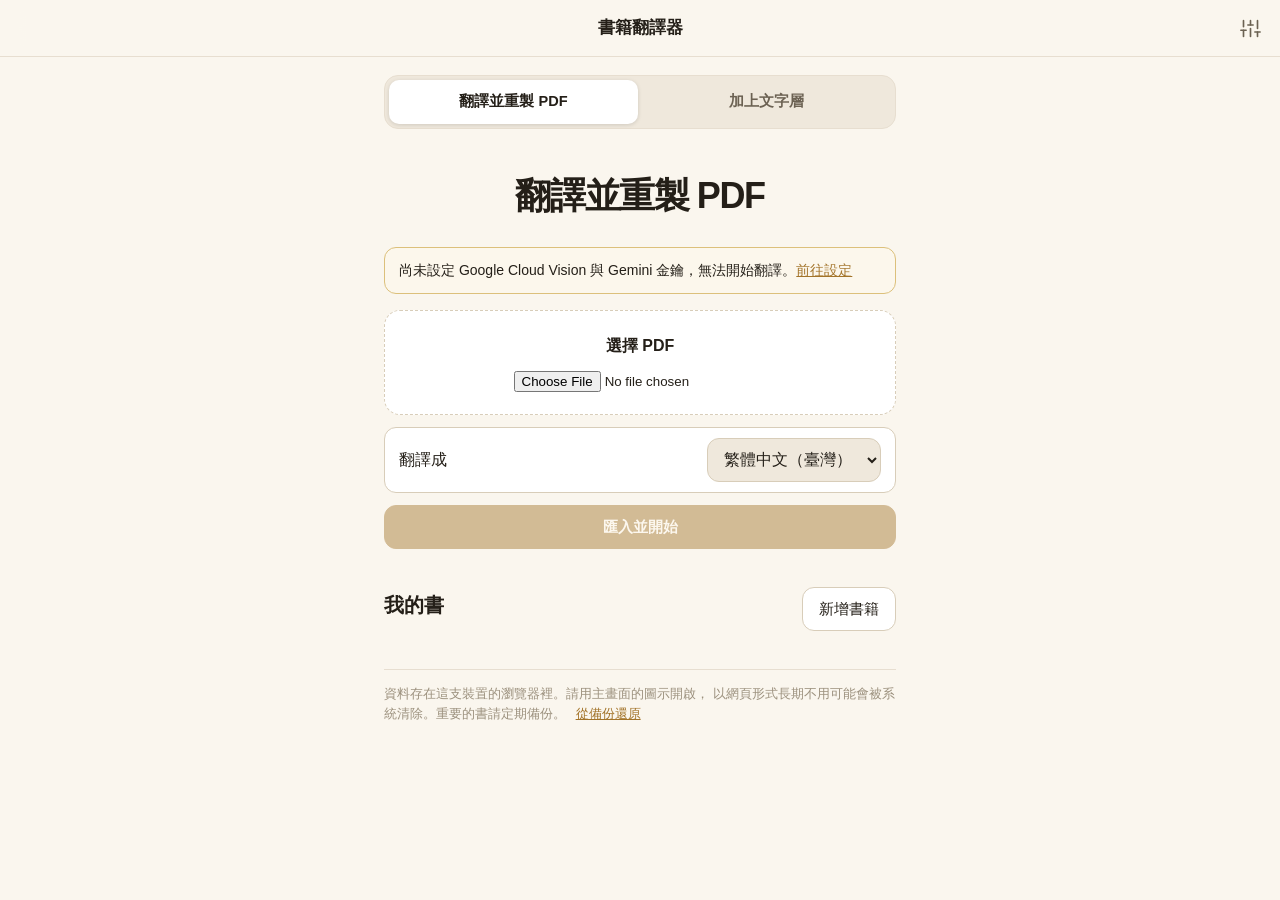
<file: index.html>
<!DOCTYPE html>
<html lang="zh-Hant">
<head>
<meta charset="utf-8">
<meta name="viewport" content="width=device-width, initial-scale=1, viewport-fit=cover, maximum-scale=1">
<title>書籍翻譯器</title>
<meta name="description" content="書籍翻譯、PDF 重製與文字辨識">
<meta name="theme-color" content="#16130f">
<meta name="apple-mobile-web-app-capable" content="yes">
<meta name="apple-mobile-web-app-status-bar-style" content="black-translucent">
<meta name="apple-mobile-web-app-title" content="書籍翻譯">
<link rel="manifest" href="./manifest.webmanifest">
<link rel="apple-touch-icon" href="./icons/icon-180.png">
<link rel="icon" href="./icons/icon-192.png">
<link rel="stylesheet" href="./css/app.css">
<script type="importmap">
{
  "imports": {
    "pdf-lib": "https://esm.sh/pdf-lib@1.17.1",
    "@pdf-lib/fontkit": "https://esm.sh/@pdf-lib/fontkit@1.1.1",
    "pdfjs-dist/": "https://esm.sh/pdfjs-dist@4.6.82/",
    "jszip": "https://esm.sh/jszip@3.10.1"
  }
}
</script>
</head>
<body>

<div id="app">

  <header id="topbar">
    <!-- 圖標由 src/ui/icons.js 注入，避免同一個符號在 HTML 與 JS 各寫一份 -->
    <button id="navBack" class="icon-btn" hidden aria-label="返回"></button>
    <h1 id="topTitle">書籍翻譯器</h1>
    <button id="navSettings" class="icon-btn" aria-label="設定"></button>
  </header>

  <main id="view" aria-live="polite"></main>

  <div id="toasts" aria-live="assertive"></div>

</div>

<template id="tpl-tools">
  <nav class="tool-tabs" aria-label="PDF 工具">
    <a class="tool-tab" href="#home" data-tool="translate">翻譯並重製 PDF</a>
    <a class="tool-tab" href="#searchable" data-tool="searchable">加上文字層</a>
  </nav>
</template>

<template id="tpl-home">
  <section class="view pad tool-view">
    <div class="tool-hero">
      <h2>翻譯並重製 PDF</h2>
    </div>
    <div id="keyWarn" class="banner banner-warn" hidden>
      尚未設定 API 金鑰。
      <button class="link" data-go="settings">前往設定</button>
    </div>
    <form id="translateStart" class="tool-form">
      <div class="tool-picker">
        <label for="translateFile">選擇 PDF</label>
        <input id="translateFile" type="file" accept=".pdf,application/pdf">
      </div>
      <label class="tool-select" for="translateLanguage">翻譯成
        <select id="translateLanguage"></select>
      </label>
      <button id="translateOpen" class="btn btn-primary tool-primary" type="submit" disabled>匯入並開始</button>
    </form>

    <div class="row-between tool-library">
      <h2>我的書</h2>
      <button id="newProject" class="btn">新增書籍</button>
    </div>
    <ul id="projectList" class="card-list"></ul>
    <p id="storageNote" class="hint storage-note">
      資料存在這支裝置的瀏覽器裡。請用主畫面的圖示開啟，
      以網頁形式長期不用可能會被系統清除。重要的書請定期備份。
    </p>
  </section>
</template>

<template id="tpl-searchable">
  <section class="view pad tool-view">
    <div class="tool-hero">
      <h2>加上文字層</h2>
    </div>
    <form class="tool-form">
      <div class="tool-picker">
        <label for="searchableFile">選擇 PDF</label>
        <input id="searchableFile" type="file" accept=".pdf,application/pdf" required>
      </div>
      <details class="tool-options">
        <summary>辨識設定</summary>
        <label for="searchableWatermarks">排除浮水印文字</label>
        <textarea id="searchableWatermarks" rows="2" spellcheck="false" autocomplete="off"
          placeholder="每行填一組字樣"></textarea>
      </details>
      <button id="searchableStart" type="submit" class="btn btn-primary tool-primary">開始辨識</button>
      <button id="searchableCancel" type="button" class="btn" hidden>停止</button>
    </form>
    <p id="searchablePending"></p>
    <p id="searchableStatus" role="status"></p>
    <button id="searchableResume" type="button" class="btn btn-primary" hidden>繼續處理</button>
    <button id="searchableDiscard" type="button" class="btn" hidden>捨棄未完成的工作</button>
    <p id="searchableSummary" class="hint"></p>
    <details id="searchablePreview" hidden>
      <summary id="searchablePreviewTitle">預覽浮水印過濾</summary>
      <img id="searchablePreviewImage" class="searchable-preview-image" alt="過濾前的原始頁面">
      <p><strong>排除的字樣</strong> <span id="searchablePreviewRemoved"></span></p>
      <p><strong>保留的文字（節錄）</strong></p>
      <p id="searchablePreviewText"></p>
    </details>
    <div id="searchableDownload" hidden></div>
    <details class="tool-options" id="searchableUploadOptions">
      <summary>上傳用 PDF</summary>
      <label>每份上限（MB）
        <input id="searchableUploadLimit" type="number" min="0.1" step="0.1" value="30" inputmode="decimal">
      </label>
      <div class="row-gap">
        <button id="searchableFitOriginal" type="button" class="btn" disabled>調整選取的 PDF</button>
        <button id="searchableFitOutput" type="button" class="btn" hidden>調整完成的 PDF</button>
      </div>
      <p id="searchableFitStatus" role="status"></p>
      <div id="searchableFitLinks"></div>
    </details>
    <button id="searchableMergeOutput" type="button" class="btn btn-primary" hidden>合併整本</button>
    <button id="searchableDeleteOutput" type="button" class="btn" hidden>移除儲存的成品</button>
  </section>
</template>

<template id="tpl-settings">
  <section class="view pad">
    <h2>設定</h2>

    <div class="banner banner-info" id="privacyNote"></div>

    <div class="field">
      <label for="kGoogle">Google Cloud Vision API 金鑰</label>
      <div class="input-wrap">
        <input id="kGoogle" type="password" autocomplete="off" autocapitalize="off"
               spellcheck="false" placeholder="AIza…">
        <button class="reveal" data-reveal="kGoogle" aria-label="顯示金鑰"></button>
      </div>
      <p class="hint">
        用於 OCR 與版面座標偵測。請到 Google Cloud Console 為這把金鑰加上
        <strong>HTTP referrer 限制</strong>，只允許本站網域，否則金鑰外流會被盜用。
      </p>
      <p class="hint" id="gStat"></p>
    </div>

    <div class="field">
      <label for="provider">翻譯供應商</label>
      <select id="provider">
        <option value="gemini">Google Gemini — 可與上面同一把金鑰共用</option>
        <option value="claude">Anthropic Claude — 需要另一把金鑰</option>
      </select>
      <p class="hint" id="providerHint"></p>
    </div>

    <div class="field" id="geminiFields">
      <label for="kGemini">Gemini API 金鑰<span class="label-note">（可留空）</span></label>
      <div class="input-wrap">
        <input id="kGemini" type="password" autocomplete="off" autocapitalize="off"
               spellcheck="false" placeholder="留空則沿用上面的 Google 金鑰">
        <button class="reveal" data-reveal="kGemini" aria-label="顯示金鑰"></button>
      </div>
      <p class="hint">
        <strong>通常需要另外一把。</strong>Generative Language API 不支援 HTTP referrer
        限制，所以無法和設了網站限制的 Vision 金鑰共用——Cloud Console 會擋下這個組合。
        最快的取得方式是 Google AI Studio，該金鑰的應用程式限制只能選「無」，
        請改用配額與花費上限保護。留空則沿用上面那把（僅在該金鑰未設網站限制時可行）。
      </p>

      <label for="mGemini" style="margin-top:14px">Gemini 模型</label>
      <div class="row-gap" style="margin-top:6px">
        <select id="mGemini" style="flex:1"></select>
        <button id="refreshModels" class="btn">重新取得清單</button>
      </div>
      <p class="hint" id="gemStat"></p>
    </div>

    <div class="field" id="claudeFields">
      <label for="kClaude">Anthropic (Claude) API 金鑰</label>
      <div class="input-wrap">
        <input id="kClaude" type="password" autocomplete="off" autocapitalize="off"
               spellcheck="false" placeholder="sk-ant-…">
        <button class="reveal" data-reveal="kClaude" aria-label="顯示金鑰"></button>
      </div>
      <p class="hint">
        這把金鑰沒有來源限制機制，外流後在任何地方都能用，建議單獨建一把並設花費上限。
      </p>
      <p class="hint" id="cStat"></p>

      <label for="mClaude" style="margin-top:14px">Claude 模型</label>
      <select id="mClaude">
        <option value="claude-opus-5">Opus 5 — 品質最好，成本最高</option>
        <option value="claude-sonnet-5">Sonnet 5 — 品質好，成本低很多</option>
      </select>
    </div>

    <div class="row-gap">
      <button id="testKeys" class="btn">測試金鑰</button>
      <button id="saveKeys" class="btn btn-primary">儲存</button>
    </div>

    <hr>

    <h3>字型</h3>
    <p class="hint">
      匯出 PDF 需要嵌入繁體中文字型，否則別人的電腦打不開。
      內文使用思源宋體、標題使用思源黑體，首次下載後會快取在這支手機上。
    </p>
    <ul id="fontList" class="card-list compact"></ul>
    <button id="fetchFonts" class="btn">下載並快取字型</button>

    <hr>

    <h3>儲存空間</h3>
    <p class="hint" id="quota">計算中…</p>
    <button id="wipe" class="btn btn-danger">清除所有本機資料</button>

    <p class="hint" id="version" style="margin-top:20px"></p>
  </section>
</template>

<script type="module" src="./src/main.js"></script>
</body>
</html>
</file>
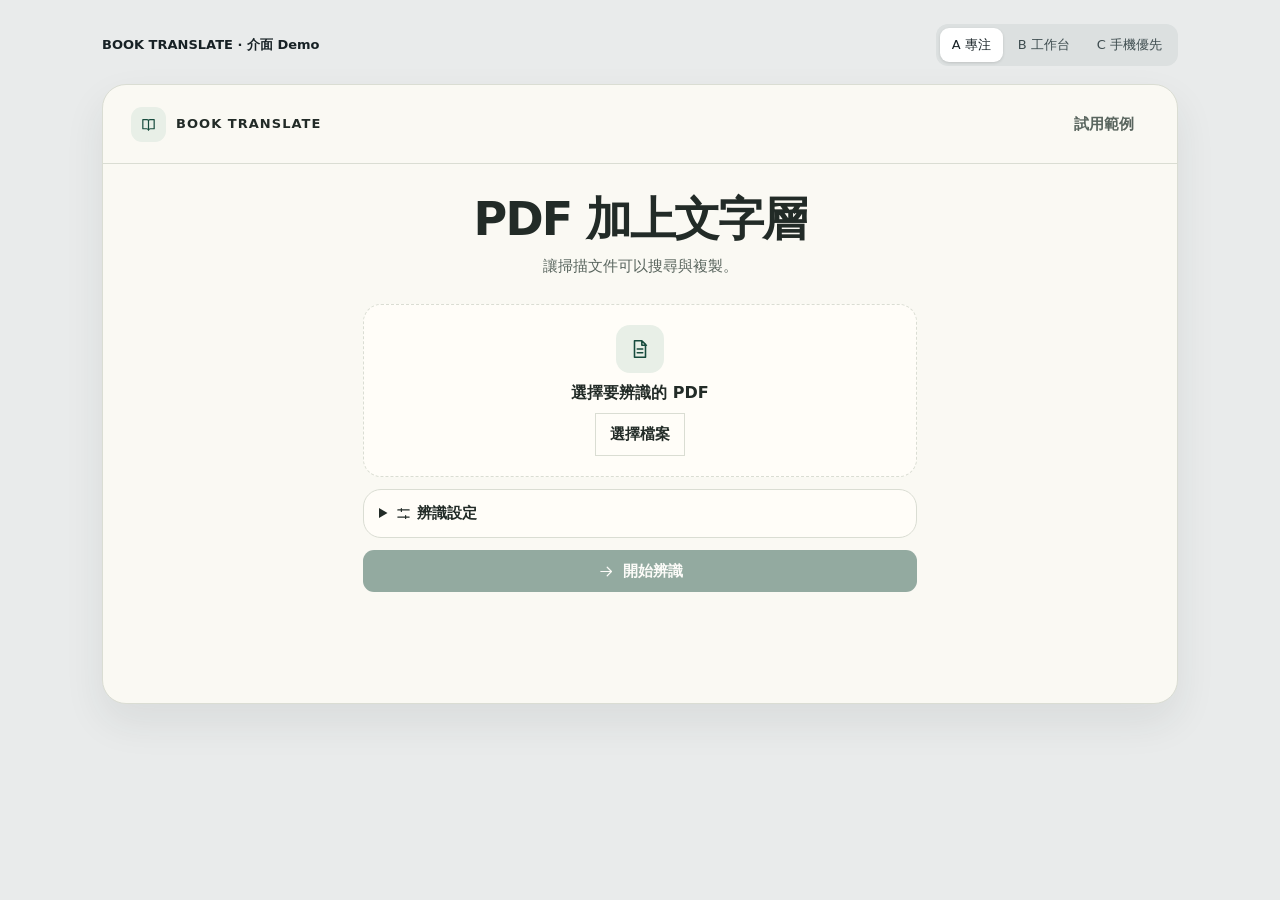
<file: demos/pdf-ui/index.html>
<!doctype html>
<html lang="zh-Hant">
<head>
<meta charset="utf-8">
<meta name="viewport" content="width=device-width,initial-scale=1">
<title>BOOK TRANSLATE｜PDF 工具介面提案</title>
<style>
*{box-sizing:border-box}body{margin:0;font:15px/1.55 system-ui,sans-serif;background:#e9ebeb;color:#172125}button,a,select,input{font:inherit}button,a{touch-action:manipulation}button{cursor:pointer}button:disabled{cursor:default;opacity:.45}button:focus-visible,a:focus-visible,summary:focus-visible,input:focus-visible,select:focus-visible{outline:3px solid #5c8dde;outline-offset:3px}
.studio{max-width:1120px;margin:auto;padding:24px 22px 36px}.switcher{display:flex;align-items:center;justify-content:space-between;gap:16px;margin:0 0 18px}.switcher p{margin:0;font-size:13px;font-weight:650}.tabs{display:flex;gap:3px;background:#dce0e0;padding:4px;border-radius:12px}.tabs button{color:#3f4d50;padding:7px 12px;background:transparent;border:0;border-radius:9px;white-space:nowrap;font-size:13px}.tabs [aria-selected=true]{background:#fff;color:#172125;box-shadow:0 1px 3px #0002}
.app{--ink:#222b27;--soft:#59655e;--surface:#faf9f3;--panel:#fffdf8;--line:#daddd3;--accent:#174b3d;--on:#fff;--tint:#e8efe7;min-height:620px;background:var(--surface);color:var(--ink);border:1px solid var(--line);border-radius:24px;overflow:hidden;box-shadow:0 18px 40px #25343015}.app[data-mode=board]{--ink:#dce8f2;--soft:#94a9bf;--surface:#121d2b;--panel:#192738;--line:#34465c;--accent:#adcaff;--on:#102139;--tint:#24364b}.app[data-mode=phone]{--ink:#242339;--soft:#5c5871;--surface:#f4f2fa;--panel:#fff;--line:#ded9e8;--accent:#57469c;--on:#fff;--tint:#eae4fa;max-width:478px;margin:auto}
header{display:flex;align-items:center;justify-content:space-between;padding:18px 28px;border-bottom:1px solid var(--line)}.brand{display:flex;align-items:center;gap:10px;font-size:13px;font-weight:750;letter-spacing:.08em}.mark{width:35px;height:35px;background:var(--tint);border-radius:11px;display:grid;place-items:center;color:var(--accent)}svg{width:17px;height:17px;fill:none;stroke:currentColor;stroke-width:1.7;stroke-linecap:round;stroke-linejoin:round;vertical-align:middle;flex:none}
.app button,.app a,.app summary{border-radius:11px}.ghost,.primary,.outline{padding:10px 14px;border:1px solid transparent;display:inline-flex;align-items:center;justify-content:center;gap:8px;text-decoration:none;font-weight:650;line-height:1.35}.ghost{background:transparent;color:var(--soft)}.primary{background:var(--accent);color:var(--on)}.outline{color:var(--ink);background:var(--panel);border-color:var(--line)}.inner{padding:30px 28px 40px}.hero h1{margin:0;font-size:clamp(28px,5vw,46px);line-height:1.13;letter-spacing:-.04em}.hero p{color:var(--soft);margin:9px 0 0}.layout{display:grid;gap:18px;margin-top:25px}.upload,.settings,.results,.progress{border:1px solid var(--line);border-radius:18px;background:var(--panel);padding:20px}.upload{display:flex;align-items:center;gap:15px}.upload.empty{min-height:150px;justify-content:center;border-style:dashed}.upload.empty .file-info{flex:0 1 auto}.file-info{min-width:0;flex:1}.filename{margin:0;font-size:16px;font-weight:750;overflow-wrap:anywhere}.filesub,.status,.footnote{font-size:13px;color:var(--soft);margin:3px 0 0}.file-input{position:absolute;width:1px;height:1px;opacity:0;overflow:hidden}.file-input:focus-visible + label{outline:3px solid #5c8dde;outline-offset:3px}.file-label{cursor:pointer;white-space:nowrap}.sheetIcon{width:48px;height:48px;border-radius:14px;background:var(--tint);color:var(--accent);display:grid;place-items:center;flex:none}.sheetIcon svg{width:22px;height:22px}
.work{min-width:0;display:grid;gap:12px}.settings{padding:0 15px}.settings summary,.volumes summary{cursor:pointer;font-weight:650;padding:12px 0}.settings-grid{display:grid;gap:12px;padding:0 0 14px}.cfg{display:grid;gap:4px;color:var(--soft);font-size:13px}.cfg select,.cfg input[type=text]{width:100%;padding:8px 10px;background:var(--surface);color:var(--ink);border:1px solid var(--line);border-radius:8px}.check{display:flex;align-items:center;gap:6px;color:var(--soft);font-size:13px}.action{display:flex;gap:9px;align-items:center}.action .primary{min-width:130px}.result-title,.progress-head{display:flex;align-items:center;justify-content:space-between;gap:12px}.result-title h2{font-size:17px;margin:0}.result-title span{font-size:13px;color:var(--soft);white-space:nowrap}.empty-data{color:var(--soft);display:flex;align-items:center;gap:8px;margin:12px 0 3px}.final{margin:14px 0 3px;width:100%}.volumes{margin-top:10px;border-top:1px solid var(--line)}.volume{display:flex;align-items:center;justify-content:space-between;gap:12px;padding:7px 0;border-bottom:1px solid var(--line);font-size:13px}.volume:last-child{border-bottom:0}.download{color:var(--accent);padding:5px 7px}.track{height:7px;background:var(--tint);border-radius:999px;overflow:hidden;margin:10px 0 3px}.bar{height:100%;background:var(--accent);transition:width .18s linear}.pct{font-size:13px;font-variant-numeric:tabular-nums;color:var(--soft)}.progress strong{font-size:14px}.rail{display:none}
[data-mode=focus] .inner{max-width:610px;margin:auto}[data-mode=focus] .hero{text-align:center}[data-mode=focus] .action .primary{flex:1}[data-mode=focus] .upload.empty{flex-direction:column;gap:8px}
[data-mode=board] .inner{padding:37px 34px}[data-mode=board] .layout{grid-template-columns:minmax(0,1.45fr) minmax(0,1fr);align-items:start}[data-mode=board] .action{justify-content:flex-end}[data-mode=board] .rail{display:flex;gap:0;border-bottom:1px solid var(--line);padding:0 0 14px;margin:0 0 16px;color:var(--soft);list-style:none;font-size:13px}[data-mode=board] .rail li+li:before{content:'→';margin:0 8px;color:var(--soft)}[data-mode=board] .rail .now{color:var(--accent);font-weight:750}[data-mode=board] .upload.empty{justify-content:flex-start}
[data-mode=phone] .inner{padding:23px 18px 0}[data-mode=phone] header{padding:14px 18px}[data-mode=phone] .layout{gap:13px;margin-top:20px;display:flex;flex-direction:column}[data-mode=phone] .action{padding:13px 18px 15px;background:var(--panel);border-top:1px solid var(--line);margin:15px -18px 0;position:sticky;bottom:0}[data-mode=phone] .action .primary{flex:1}[data-mode=phone] .upload{padding:14px;gap:10px}[data-mode=phone] .upload.empty{min-height:112px}[data-mode=phone] .result-title h2{font-size:16px}[data-mode=phone] .main-action{display:none}
@media(max-width:660px){.studio{padding:12px 10px 24px}.switcher{gap:6px;flex-wrap:wrap}.switcher p{font-size:12px}.tabs button{padding:6px 8px}.app{border-radius:17px}.inner,[data-mode=board] .inner{padding:24px 15px}.app header{padding:12px 15px}[data-mode=board] .layout{grid-template-columns:1fr}.upload{gap:9px;padding:13px}.sheetIcon{width:38px;height:38px}.upload .outline{padding:8px 9px}.filename{font-size:14px}}
@media(prefers-reduced-motion:reduce){.bar{transition:none}}
</style>
</head>
<body>
<div class="studio">
  <div class="switcher"><p>BOOK TRANSLATE · 介面 Demo</p><div class="tabs" role="tablist" aria-label="介面提案">
    <button role="tab" id="tab-focus" data-mode="focus" aria-controls="app">A 專注</button>
    <button role="tab" id="tab-board" data-mode="board" aria-controls="app">B 工作台</button>
    <button role="tab" id="tab-phone" data-mode="phone" aria-controls="app">C 手機優先</button>
  </div></div>
  <main class="app" id="app" role="tabpanel"></main>
</div>
<script>
const glyph={
 book:'<path d="M4 5h6a2 2 0 012 2v13a3 3 0 00-3-2H4zM20 5h-6a2 2 0 00-2 2v13a3 3 0 013-2h5z"/>',
 file:'<path d="M6 3h8l4 4v14H6zM14 3v5h5M9 12h6m-6 4h6"/>',
 down:'<path d="M12 3v12m-4-4 4 4 4-4M5 16v4h14v-4"/>',
 arrow:'<path d="M4 12h15m-6-6 6 6-6 6"/>',
 play:'<path d="m8 5 12 7-12 7z"/>',
 tune:'<path d="M4 7h16M4 17h16M9 5v4m6 6v4"/>',
 check:'<path d="m5 12 4 4L19 6"/>'
};
const icon=(key)=>'<svg viewBox="0 0 24 24" aria-hidden="true">'+glyph[key]+'</svg>';
const app=document.querySelector('#app');
const tabs=[...document.querySelectorAll('[role=tab]')];
const state={file:null,mode:'focus',phase:'idle',page:0,advanced:false,volumes:false,lang:'zh-Hant',stamp:'',protected:false,hide:false};
const total=573,part=48;
const escapeHtml=value=>String(value).replace(/[&<>"']/g,c=>({'&':'&amp;','<':'&lt;','>':'&gt;','"':'&quot;',"'":'&#39;'})[c]);
let timer=null;
const downloadable=()=>state.phase==='done'||state.phase==='merge'?Math.ceil(total/part):Math.floor(state.page/part);
function selectMode(mode){
 state.mode=mode;
 for(const tab of tabs){const selected=tab.dataset.mode===mode;tab.setAttribute('aria-selected',selected);tab.tabIndex=selected?0:-1;}
 app.dataset.mode=mode;app.setAttribute('aria-labelledby','tab-'+mode);render();
}
for(const [i,tab] of tabs.entries()){
 tab.onclick=()=>selectMode(tab.dataset.mode);
 tab.onkeydown=event=>{
  const target={ArrowLeft:(i+2)%3,ArrowRight:(i+1)%3,Home:0,End:2}[event.key];
  if(target===undefined)return;event.preventDefault();tabs[target].click();tabs[target].focus();
 };
}
function settings(){
 const langs={'zh-Hant':'繁體中文','zh-Hans':'簡體中文',ja:'日文',en:'英文'};
 return '<details class="settings" id="advanced" '+(state.advanced?'open':'')+'><summary>'+icon('tune')+' 辨識設定</summary><div class="settings-grid"><label class="cfg">原書語言<select data-pref="lang">'+Object.entries(langs).map(([value,label])=>'<option value="'+value+'" '+(value===state.lang?'selected':'')+'>'+label+'</option>').join('')+'</select></label><label class="cfg">排除浮水印文字<input type="text" data-pref="stamp" placeholder="例：www.example.com" value="'+escapeHtml(state.stamp)+'"></label><label class="check"><input data-pref="hide" type="checkbox" '+(state.hide?'checked':'')+'> OCR 略過標記的浮水印圖層</label><label class="check"><input data-pref="protected" type="checkbox" '+(state.protected?'checked':'')+'> 受保護的 PDF 另存影像副本</label></div></details>';
}
function fileBox(){
 return '<div class="upload '+(!state.file?'empty':'')+'"><div class="sheetIcon">'+icon('file')+'</div><div class="file-info"><p class="filename">'+(state.file?escapeHtml(state.file):'選擇要辨識的 PDF')+'</p>'+(state.file?'<p class="filesub">573 頁 · 模擬</p>':'')+'</div><input type="file" class="file-input" id="pdf-file" accept=".pdf,application/pdf"><label for="pdf-file" class="outline file-label">'+(state.file?'更換':'選擇檔案')+'</label></div>';
}
function action(){
 if(state.phase==='run'||state.phase==='merge')return '<div class="action"><button data-action="pause" class="outline">暫停</button></div>';
 if(state.phase==='done')return '<div class="action"><button data-action="reset" class="outline">處理另一份 PDF</button></div>';
 return '<div class="action"><button data-action="run" class="primary" '+(!state.file?'disabled':'')+'>'+icon(state.phase==='pause'?'play':'arrow')+(state.phase==='pause'?'繼續處理':'開始辨識')+'</button></div>';
}
function progress(){
 if(!['run','pause','merge'].includes(state.phase))return '';
 const percent=Math.round(100*state.page/total);
 const title=state.phase==='merge'?'正在合併整本 PDF':state.phase==='pause'?'已暫停':'正在辨識';
 return '<div class="progress" id="progress"><div class="progress-head"><strong>'+title+'</strong><span class="pct">'+state.page+'／'+total+' 頁</span></div><div class="track" role="progressbar" aria-label="辨識頁數" aria-valuemin="0" aria-valuemax="'+total+'" aria-valuenow="'+state.page+'"><div class="bar" style="width:'+percent+'%"></div></div></div>';
}
function result(){
 const count=downloadable();
 if(state.mode!=='board'&&!count)return '';
 const rows=Array.from({length:count},(_,i)=>{
   const from=i*part+1,to=Math.min(total,(i+1)*part);
   return '<div class="volume"><span>第 '+from+'–'+to+' 頁</span><button class="ghost download" data-download="'+from+'-'+to+'" aria-label="下載第 '+from+' 到 '+to+' 頁">'+icon('down')+'</button></div>';
 }).join('');
 const stage=state.phase==='done'?2:['run','pause','merge'].includes(state.phase)?1:0;
 return '<section class="results"><ol class="rail" aria-label="處理階段">'+['選檔','辨識','下載'].map((x,i)=>'<li class="'+(stage===i?'now':'')+'">'+x+'</li>').join('')+'</ol><div class="result-title"><h2>下載</h2>'+(state.phase==='done'?'<span>'+icon('check')+' 573 頁完成</span>':'')+'</div>'
 +(state.phase==='done'?'<button class="primary final" data-download="all">'+icon('down')+' 下載整本 PDF</button>':'')
 +(count?'<details id="volumes" class="volumes" '+(state.volumes?'open':'')+'><summary>分冊（'+count+'）</summary>'+rows+'</details>':'<p class="empty-data">'+icon('file')+' '+(state.file?'分冊完成後可下載':'尚無成品')+'</p>')+'</section>';
}
function render(){
 const active=document.activeElement;
 const selection=active?.dataset.pref==='stamp'?[active.selectionStart,active.selectionEnd]:null;
 const focus=app.contains(active)?[active.dataset.action,active.dataset.download,active.dataset.pref,active.id]:null;
 app.innerHTML='<header><div class="brand"><span class="mark">'+icon('book')+'</span> BOOK TRANSLATE</div><button data-action="sample" class="ghost">試用範例</button></header><div class="inner"><div class="hero"><h1>PDF 加上文字層</h1><p>讓掃描文件可以搜尋與複製。</p></div><div class="layout"><div class="work">'+fileBox()+settings()+progress()+(state.mode!=='phone'?action():'')+'</div>'+result()+'</div>'+(state.mode==='phone'?action():'')+'</div>';
 const advanced=app.querySelector('#advanced');advanced.ontoggle=()=>{if(advanced.isConnected)state.advanced=advanced.open;};
 const volumes=app.querySelector('#volumes');if(volumes)volumes.ontoggle=()=>{if(volumes.isConnected)state.volumes=volumes.open;};
 if(focus){const next=[...app.querySelectorAll('button, input, select, summary')].find(el=>
  (focus[0]&&el.dataset.action===focus[0])||(focus[1]&&el.dataset.download===focus[1])||(focus[2]&&el.dataset.pref===focus[2])||(focus[3]&&el.id===focus[3]));
  if(next&&!next.disabled){
   next.focus({preventScroll:true});
   if(selection)next.setSelectionRange(...selection);
  }}
}
function begin(file){
 clearInterval(timer);
 Object.assign(state,{file,phase:'idle',page:0,volumes:false});render();
}
function play(){
 state.phase=state.page>=total?'merge':'run';let mergeTicks=0;render();
 timer=setInterval(()=>{
  if(state.phase==='run'){state.page=Math.min(total,state.page+24);if(state.page===total)state.phase='merge';}
  else if(++mergeTicks>=4){state.phase='done';state.volumes=false;clearInterval(timer);}
  render();
 },130);
}
app.addEventListener('change',e=>{
 if(e.target.id==='pdf-file'&&e.target.files[0])begin(e.target.files[0].name);
 if(e.target.dataset.pref)state[e.target.dataset.pref]=e.target.type==='checkbox'?e.target.checked:e.target.value;
});
app.addEventListener('input',e=>{if(e.target.dataset.pref==='stamp')state.stamp=e.target.value;});
function samplePdf(tag){
 const text=tag==='all'?'Sample - complete book (573 pages)':'Sample - volume pages '+tag;
 const stream='BT /F1 16 Tf 45 145 Td ('+text+') Tj ET';
 const objects=['<< /Type /Catalog /Pages 2 0 R >>','<< /Type /Pages /Kids [3 0 R] /Count 1 >>','<< /Type /Page /Parent 2 0 R /MediaBox [0 0 420 240] /Resources << /Font << /F1 4 0 R >> >> /Contents 5 0 R >>','<< /Type /Font /Subtype /Type1 /BaseFont /Helvetica >>','<< /Length '+stream.length+' >>\nstream\n'+stream+'\nendstream'];
 let pdf='%PDF-1.4\n';const offsets=[];
 objects.forEach((obj,i)=>{offsets.push(pdf.length);pdf+=(i+1)+' 0 obj\n'+obj+'\nendobj\n';});
 const start=pdf.length;pdf+='xref\n0 6\n0000000000 65535 f \n'+offsets.map(n=>String(n).padStart(10,'0')+' 00000 n \n').join('')+'trailer\n<< /Size 6 /Root 1 0 R >>\nstartxref\n'+start+'\n%%EOF\n';
 const url=URL.createObjectURL(new Blob([pdf],{type:'application/pdf'}));
 const link=document.createElement('a');link.href=url;link.download='Demo_'+tag+'.pdf';link.click();setTimeout(()=>URL.revokeObjectURL(url),1000);
}
app.addEventListener('click',event=>{
 const button=event.target.closest('button');if(!button)return;
 if(button.dataset.download)samplePdf(button.dataset.download);
 if(button.dataset.action==='sample')begin('橋梁工程軟體 MIDAS Civil 使用指南.pdf');
 if(button.dataset.action==='reset')begin(null);
 if(button.dataset.action==='run')play();
 if(button.dataset.action==='pause'){clearInterval(timer);state.phase='pause';render();}
});
selectMode('focus');
</script>
</body>
</html>
</file>
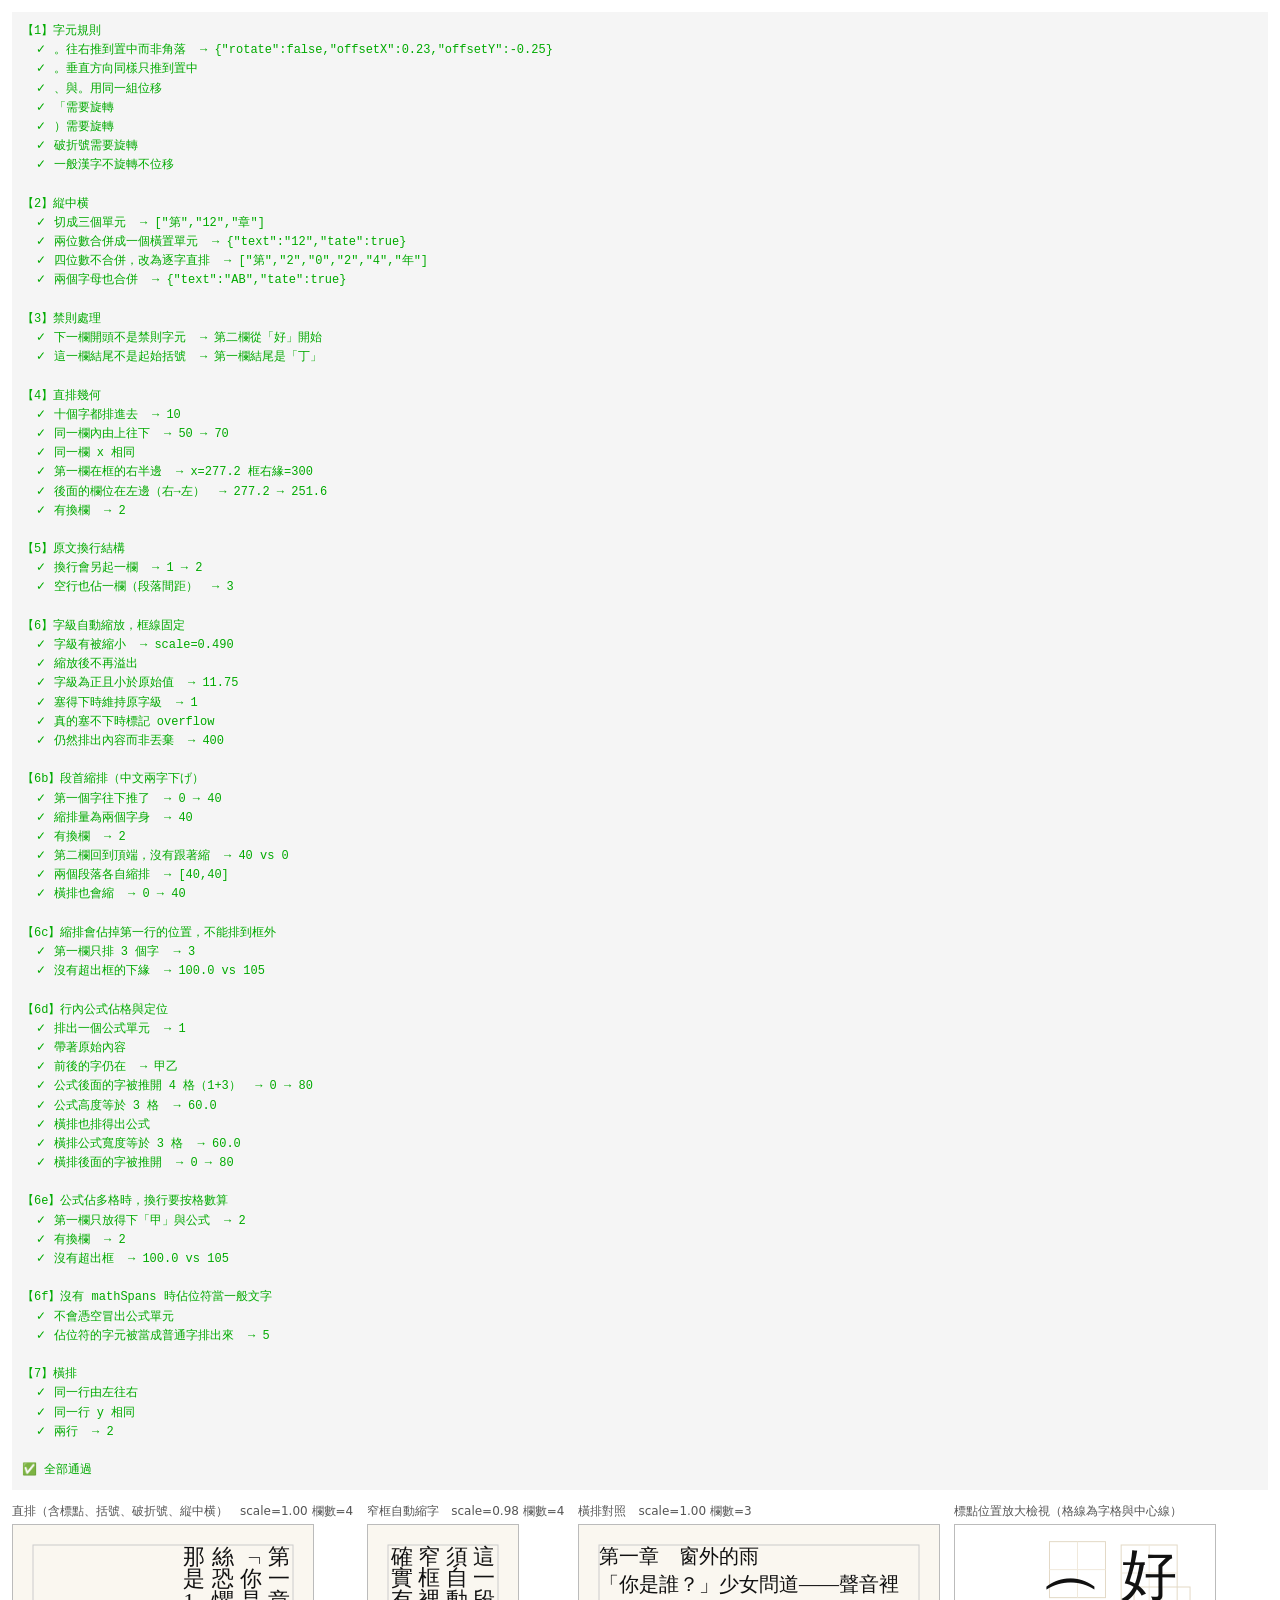
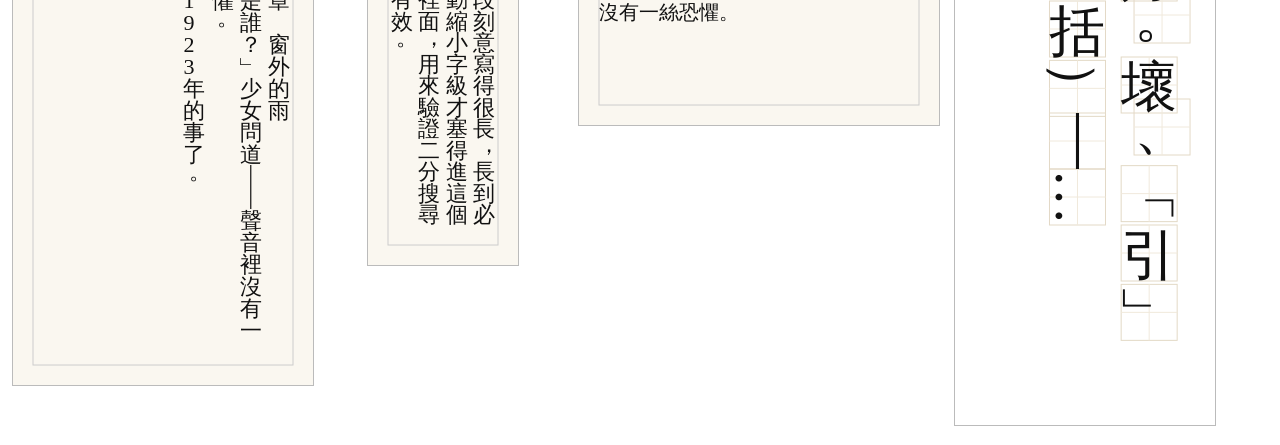
<file: _scratch/layouttest.html>
<!DOCTYPE html>
<meta charset="utf-8">
<title>直排排版驗證</title>
<style>
  body { background:#fff; color:#111; font:13px/1.6 system-ui; margin:12px; }
  pre { background:#f5f5f5; padding:10px; white-space:pre-wrap; font-size:12px; }
  .pass { color:#0a0; } .fail { color:#c00; font-weight:700; }
  .row { display:flex; gap:14px; flex-wrap:wrap; align-items:flex-start; margin-top:10px; }
  figure { margin:0; }
  figcaption { font-size:12px; color:#555; margin-bottom:3px; }
  canvas { border:1px solid #bbb; }
</style>
<pre id="log"></pre>
<div class="row" id="out"></div>
<script type="module">
import { layoutVertical, layoutHorizontal, fitText } from '../src/render/layout.js';
import { segment, breakLines, placement, ROTATE, VERTICAL_PUNCT, PUNCT_MODE } from '../src/render/rules.js';
import { drawGlyphs } from '../src/render/canvas.js';

const out = [];
let fails = 0;
const log = (s='') => out.push(s);
const ok = (c, label, extra='') => {
  if (!c) fails++;
  log(`${c ? '  ✓' : '  ✗ 失敗'} ${label}${extra ? '  → ' + extra : ''}`);
};

/* ================= 1. 字元規則 ================= */

log('【1】字元規則');
{
  /* 預設 PUNCT_MODE='center'：句號頓號正常置中擺放，不推到角落。
     CJK 標點的墨水原本偏在 em 框左下，所以「置中」仍需要往右上推約四分之一字身。 */
  const dot = placement('。');
  ok(dot.offsetX > 0.1 && dot.offsetX < 0.35, '。往右推到置中而非角落', JSON.stringify(dot));
  ok(dot.offsetY < -0.1 && dot.offsetY > -0.35, '。垂直方向同樣只推到置中');
  ok(placement('、').offsetX === dot.offsetX, '、與。用同一組位移');
  ok(placement('「').rotate === true, '「需要旋轉');
  ok(placement('）').rotate === true, '）需要旋轉');
  ok(placement('—').rotate === true, '破折號需要旋轉');
  ok(placement('我').rotate === false && placement('我').offsetX === 0, '一般漢字不旋轉不位移');
}

/* ================= 2. 縦中横 ================= */

log('\n【2】縦中横');
{
  const s = segment('第12章');
  ok(s.length === 3, '切成三個單元', JSON.stringify(s.map(u=>u.text)));
  ok(s[1].text === '12' && s[1].tate === true, '兩位數合併成一個橫置單元', JSON.stringify(s[1]));

  const long = segment('第2024年');
  ok(long.every(u => u.text.length === 1), '四位數不合併，改為逐字直排',
     JSON.stringify(long.map(u=>u.text)));

  const ab = segment('AB型');
  ok(ab[0].text === 'AB' && ab[0].tate, '兩個字母也合併', JSON.stringify(ab[0]));
}

/* ================= 3. 禁則 ================= */

log('\n【3】禁則處理');
{
  // 一欄 5 個字，第 6 個字剛好是句號 → 必須把切點往前挪
  const units = [...'我們走吧。好啊'].map(t => ({ text: t }));
  const starts = breakLines(units, 5);
  const secondLineFirst = units[starts[1]].text;
  ok(!'。、」）'.includes(secondLineFirst), '下一欄開頭不是禁則字元',
     `第二欄從「${secondLineFirst}」開始`);

  // 行尾不能是起始括號
  const u2 = [...'甲乙丙丁「戊己'].map(t => ({ text: t }));
  const s2 = breakLines(u2, 5);
  const firstLineLast = u2[s2[1] - 1].text;
  ok(firstLineLast !== '「', '這一欄結尾不是起始括號', `第一欄結尾是「${firstLineLast}」`);
}

/* ================= 4. 直排幾何 ================= */

log('\n【4】直排幾何');
{
  const box = { x: 100, y: 50, w: 200, h: 300 };
  const r = layoutVertical('一二三四五六七八九十', box, { size: 20 });

  ok(r.glyphs.length === 10, '十個字都排進去', String(r.glyphs.length));

  const g0 = r.glyphs[0], g1 = r.glyphs[1];
  ok(g1.y > g0.y, '同一欄內由上往下', `${g0.y} → ${g1.y}`);
  ok(Math.abs(g1.x - g0.x) < 0.01, '同一欄 x 相同');

  // 第一欄必須貼在框的右側
  ok(g0.x > box.x + box.w / 2, '第一欄在框的右半邊', `x=${g0.x.toFixed(1)} 框右緣=${box.x+box.w}`);

  // 換欄後要往左
  const many = layoutVertical('一二三四五六七八九十甲乙丙丁戊己庚辛壬癸', box, { size: 20 });
  const firstCol = many.glyphs[0].x;
  const lastCol = many.glyphs[many.glyphs.length - 1].x;
  ok(lastCol < firstCol, '後面的欄位在左邊（右→左）', `${firstCol.toFixed(1)} → ${lastCol.toFixed(1)}`);
  ok(many.lines >= 2, '有換欄', String(many.lines));
}

/* ================= 5. 換行結構保留 ================= */

log('\n【5】原文換行結構');
{
  const box = { x: 0, y: 0, w: 400, h: 200 };
  const one = layoutVertical('甲乙丙', box, { size: 20 });
  const two = layoutVertical('甲乙丙\n丁戊己', box, { size: 20 });
  ok(two.lines > one.lines, '換行會另起一欄', `${one.lines} → ${two.lines}`);

  const gap = layoutVertical('甲\n\n乙', box, { size: 20 });
  ok(gap.lines >= 3, '空行也佔一欄（段落間距）', String(gap.lines));
}

/* ================= 6. 字級自動縮放 ================= */

log('\n【6】字級自動縮放，框線固定');
{
  const box = { x: 0, y: 0, w: 60, h: 200 };   // 只夠兩欄
  const long = '這是一段很長的文字'.repeat(6);

  const r = fitText(long, box, { vertical: true, size: 24 });
  ok(r.scale < 1, '字級有被縮小', `scale=${r.scale.toFixed(3)}`);
  ok(!r.overflow, '縮放後不再溢出');
  ok(r.size < 24 && r.size > 0, '字級為正且小於原始值', r.size.toFixed(2));

  // 塞得下的情況不該亂縮
  const easy = fitText('短', { x:0, y:0, w:200, h:200 }, { vertical: true, size: 20 });
  ok(easy.scale === 1, '塞得下時維持原字級', String(easy.scale));

  // 極端情況要如實回報溢出，而不是默默截斷
  const tiny = fitText('字'.repeat(400), { x:0, y:0, w:12, h:12 }, { vertical: true, size: 20 });
  ok(tiny.overflow === true, '真的塞不下時標記 overflow');
  ok(tiny.glyphs.length > 0, '仍然排出內容而非丟棄', String(tiny.glyphs.length));
}

/* ================= 6b. 段首縮排 ================= */

log('\n【6b】段首縮排（中文兩字下げ）');
{
  const box = { x: 0, y: 0, w: 300, h: 400 };
  const plain  = layoutVertical('甲乙丙丁戊', box, { size: 20 });
  const inset  = layoutVertical('甲乙丙丁戊', box, { size: 20, indent: true });

  ok(inset.glyphs[0].y > plain.glyphs[0].y, '第一個字往下推了',
     `${plain.glyphs[0].y} → ${inset.glyphs[0].y}`);
  const advance = 20;
  ok(Math.abs((inset.glyphs[0].y - plain.glyphs[0].y) - advance * 2) < 0.01,
     '縮排量為兩個字身', String(inset.glyphs[0].y - plain.glyphs[0].y));

  // 只有段落第一欄縮，換欄後要回到頂端
  const long = layoutVertical('一二三四五六七八九十甲乙丙丁戊己庚辛壬癸', box, { size: 20, indent: true });
  const cols = new Map();
  for (const g of long.glyphs) {
    if (!cols.has(g.x) || g.y < cols.get(g.x)) cols.set(g.x, g.y);
  }
  const tops = [...cols.entries()].sort((a, b) => b[0] - a[0]).map(e => e[1]);
  ok(tops.length >= 2, '有換欄', String(tops.length));
  ok(tops[1] < tops[0], '第二欄回到頂端，沒有跟著縮', `${tops[0]} vs ${tops[1]}`);

  // 換行後的新段落要各自縮
  const two = layoutVertical('甲乙丙\n丁戊己', box, { size: 20, indent: true });
  const byCol = new Map();
  for (const g of two.glyphs) {
    if (!byCol.has(g.x) || g.y < byCol.get(g.x)) byCol.set(g.x, g.y);
  }
  const paraTops = [...byCol.entries()].sort((a, b) => b[0] - a[0]).map(e => e[1]);
  ok(paraTops.length === 2 && Math.abs(paraTops[0] - paraTops[1]) < 0.01,
     '兩個段落各自縮排', JSON.stringify(paraTops));

  // 橫排
  const h = layoutHorizontal('甲乙丙', box, { size: 20, indent: true });
  const h0 = layoutHorizontal('甲乙丙', box, { size: 20 });
  ok(h.glyphs[0].x > h0.glyphs[0].x, '橫排也會縮', `${h0.glyphs[0].x} → ${h.glyphs[0].x}`);
}

log('\n【6c】縮排會佔掉第一行的位置，不能排到框外');
{
  // 一欄放 5 個字（框高要留一點，因為 perLine 有 2% 餘裕：105*0.98/20 = 5.1）；
  // 縮排 2 之後第一欄只剩 3 個位置
  const box = { x: 0, y: 0, w: 300, h: 105 };
  const r = layoutVertical('一二三四五六七八九十', box, { size: 20, indent: true });
  const firstColX = r.glyphs[0].x;
  const inFirstCol = r.glyphs.filter(g => Math.abs(g.x - firstColX) < 0.01);
  ok(inFirstCol.length === 3, '第一欄只排 3 個字', String(inFirstCol.length));
  const bottom = Math.max(...inFirstCol.map(g => g.y + g.size));
  ok(bottom <= box.y + box.h + 0.01, '沒有超出框的下緣',
     `${bottom.toFixed(1)} vs ${box.h}`);
}

/* ================= 6d. 行內公式 ================= */

log('\n【6d】行內公式佔格與定位');
{
  // 一個寬高比 3:1 的公式，字身 20 → 應該佔 3 格
  const spans = [{ id: 1, src: 'Fmax', bbox: [0, 0, 60, 20] }];
  const box = { x: 0, y: 0, w: 400, h: 400 };

  const r = layoutVertical('甲⟦M1⟧乙', box, { size: 20, mathSpans: spans });
  const maths = r.glyphs.filter(g => g.math);
  ok(maths.length === 1, '排出一個公式單元', String(maths.length));
  ok(maths[0].math.src === 'Fmax', '帶著原始內容');

  const texts = r.glyphs.filter(g => !g.math);
  ok(texts.length === 2, '前後的字仍在', texts.map(g=>g.text).join(''));

  // 直排時公式佔 3 格的長度，後面的字要被推下去
  const before = texts[0], after = texts[1];
  ok(after.y - before.y >= 20 * 4 - 1, '公式後面的字被推開 4 格（1+3）',
     `${before.y} → ${after.y}`);
  ok(Math.abs(maths[0].height - 20 * 3) < 1, '公式高度等於 3 格',
     maths[0].height.toFixed(1));

  // 橫排
  const h = layoutHorizontal('甲⟦M1⟧乙', box, { size: 20, mathSpans: spans });
  const hm = h.glyphs.filter(g => g.math);
  const ht = h.glyphs.filter(g => !g.math);
  ok(hm.length === 1, '橫排也排得出公式');
  ok(Math.abs(hm[0].width - 20 * 3) < 1, '橫排公式寬度等於 3 格', hm[0].width.toFixed(1));
  ok(ht[1].x - ht[0].x >= 20 * 4 - 1, '橫排後面的字被推開', `${ht[0].x} → ${ht[1].x}`);
}

log('\n【6e】公式佔多格時，換行要按格數算');
{
  const spans = [{ id: 1, src: 'x', bbox: [0, 0, 80, 20] }];   // 佔 4 格
  // 一欄剛好 5 格
  const box = { x: 0, y: 0, w: 400, h: 105 };
  const r = layoutVertical('甲⟦M1⟧乙丙', box, { size: 20, mathSpans: spans });

  const firstColX = r.glyphs[0].x;
  const firstCol = r.glyphs.filter(g => Math.abs(g.x - firstColX) < 0.01);
  // 甲(1) + 公式(4) = 5 格，剛好塞滿；乙丙要換欄
  ok(firstCol.length === 2, '第一欄只放得下「甲」與公式', String(firstCol.length));
  ok(r.lines >= 2, '有換欄', String(r.lines));

  const bottom = Math.max(...firstCol.map(g => g.y + (g.height ?? g.size)));
  ok(bottom <= box.h + 0.01, '沒有超出框', `${bottom.toFixed(1)} vs ${box.h}`);
}

log('\n【6f】沒有 mathSpans 時佔位符當一般文字');
{
  const r = layoutVertical('甲⟦M1⟧乙', { x:0, y:0, w:400, h:400 }, { size: 20 });
  ok(r.glyphs.every(g => !g.math), '不會憑空冒出公式單元');
  ok(r.glyphs.length > 3, '佔位符的字元被當成普通字排出來', String(r.glyphs.length));
}

/* ================= 7. 橫排 ================= */

log('\n【7】橫排');
{
  const box = { x: 10, y: 10, w: 300, h: 100 };
  const r = layoutHorizontal('第一行文字\n第二行文字', box, { size: 18 });
  const g0 = r.glyphs[0], g1 = r.glyphs[1];
  ok(g1.x > g0.x, '同一行由左往右');
  ok(Math.abs(g1.y - g0.y) < 0.01, '同一行 y 相同');
  ok(r.lines === 2, '兩行', String(r.lines));
}

/* ================= 視覺輸出 ================= */

const show = (canvas, caption) => {
  const f = document.createElement('figure');
  const c = document.createElement('figcaption');
  c.textContent = caption;
  f.append(c, canvas);
  document.getElementById('out').append(f);
};

function paint(text, box, size, vertical, caption) {
  const c = document.createElement('canvas');
  c.width = box.w + box.x * 2;
  c.height = box.h + box.y * 2;
  const ctx = c.getContext('2d');
  ctx.fillStyle = '#faf7f0'; ctx.fillRect(0, 0, c.width, c.height);
  ctx.strokeStyle = '#ccc'; ctx.strokeRect(box.x, box.y, box.w, box.h);

  const r = fitText(text, box, { vertical, size });
  drawGlyphs(ctx, r.glyphs, { fontFamily: '"Noto Serif TC","Songti TC",serif' });
  show(c, `${caption}　scale=${r.scale.toFixed(2)} 欄數=${r.lines}`);
  return r;
}

paint('第一章　窗外的雨\n「你是誰？」少女問道——聲音裡沒有一絲恐懼。\n那是1923年的事了。',
      { x: 20, y: 20, w: 260, h: 420 }, 22, true, '直排（含標點、括號、破折號、縦中横）');

paint('這一段刻意寫得很長，長到必須自動縮小字級才塞得進這個窄框裡面，用來驗證二分搜尋確實有效。',
      { x: 20, y: 20, w: 110, h: 300 }, 22, true, '窄框自動縮字');

paint('第一章　窗外的雨\n「你是誰？」少女問道——聲音裡沒有一絲恐懼。',
      { x: 20, y: 20, w: 320, h: 160 }, 20, false, '橫排對照');

/* 放大檢視標點在字格裡的位置 —— 直排看起來對不對就取決於這個 */
{
  const box = { x: 30, y: 20, w: 200, h: 460 };
  const c = document.createElement('canvas');
  c.width = 260; c.height = 500;
  const ctx = c.getContext('2d');
  ctx.fillStyle = '#fff'; ctx.fillRect(0, 0, c.width, c.height);

  const r = fitText('好。壞、「引」（括）—…', box, { vertical: true, size: 56 });

  // 把每個字格畫出來，就看得出標點有沒有落在該去的角落
  ctx.strokeStyle = '#e3d9c6'; ctx.lineWidth = 1;
  for (const g of r.glyphs) {
    ctx.strokeRect(g.x - (g.rotate ? 0 : 0), g.y, g.size, g.size);
    ctx.beginPath();
    ctx.moveTo(g.x, g.y + g.size / 2); ctx.lineTo(g.x + g.size, g.y + g.size / 2);
    ctx.moveTo(g.x + g.size / 2, g.y); ctx.lineTo(g.x + g.size / 2, g.y + g.size);
    ctx.strokeStyle = '#f0e9dc'; ctx.stroke();
    ctx.strokeStyle = '#e3d9c6';
  }
  drawGlyphs(ctx, r.glyphs, { fontFamily: '"Noto Serif TC","Songti TC",serif' });
  show(c, '標點位置放大檢視（格線為字格與中心線）');
}

/* ---------- 收尾 ---------- */
log('\n' + (fails === 0 ? '✅ 全部通過' : `❌ 有 ${fails} 項失敗`));
const el = document.getElementById('log');
el.textContent = out.join('\n');
el.className = fails === 0 ? 'pass' : 'fail';
document.title = fails === 0 ? 'PASS' : 'FAIL ' + fails;
</script>
</file>
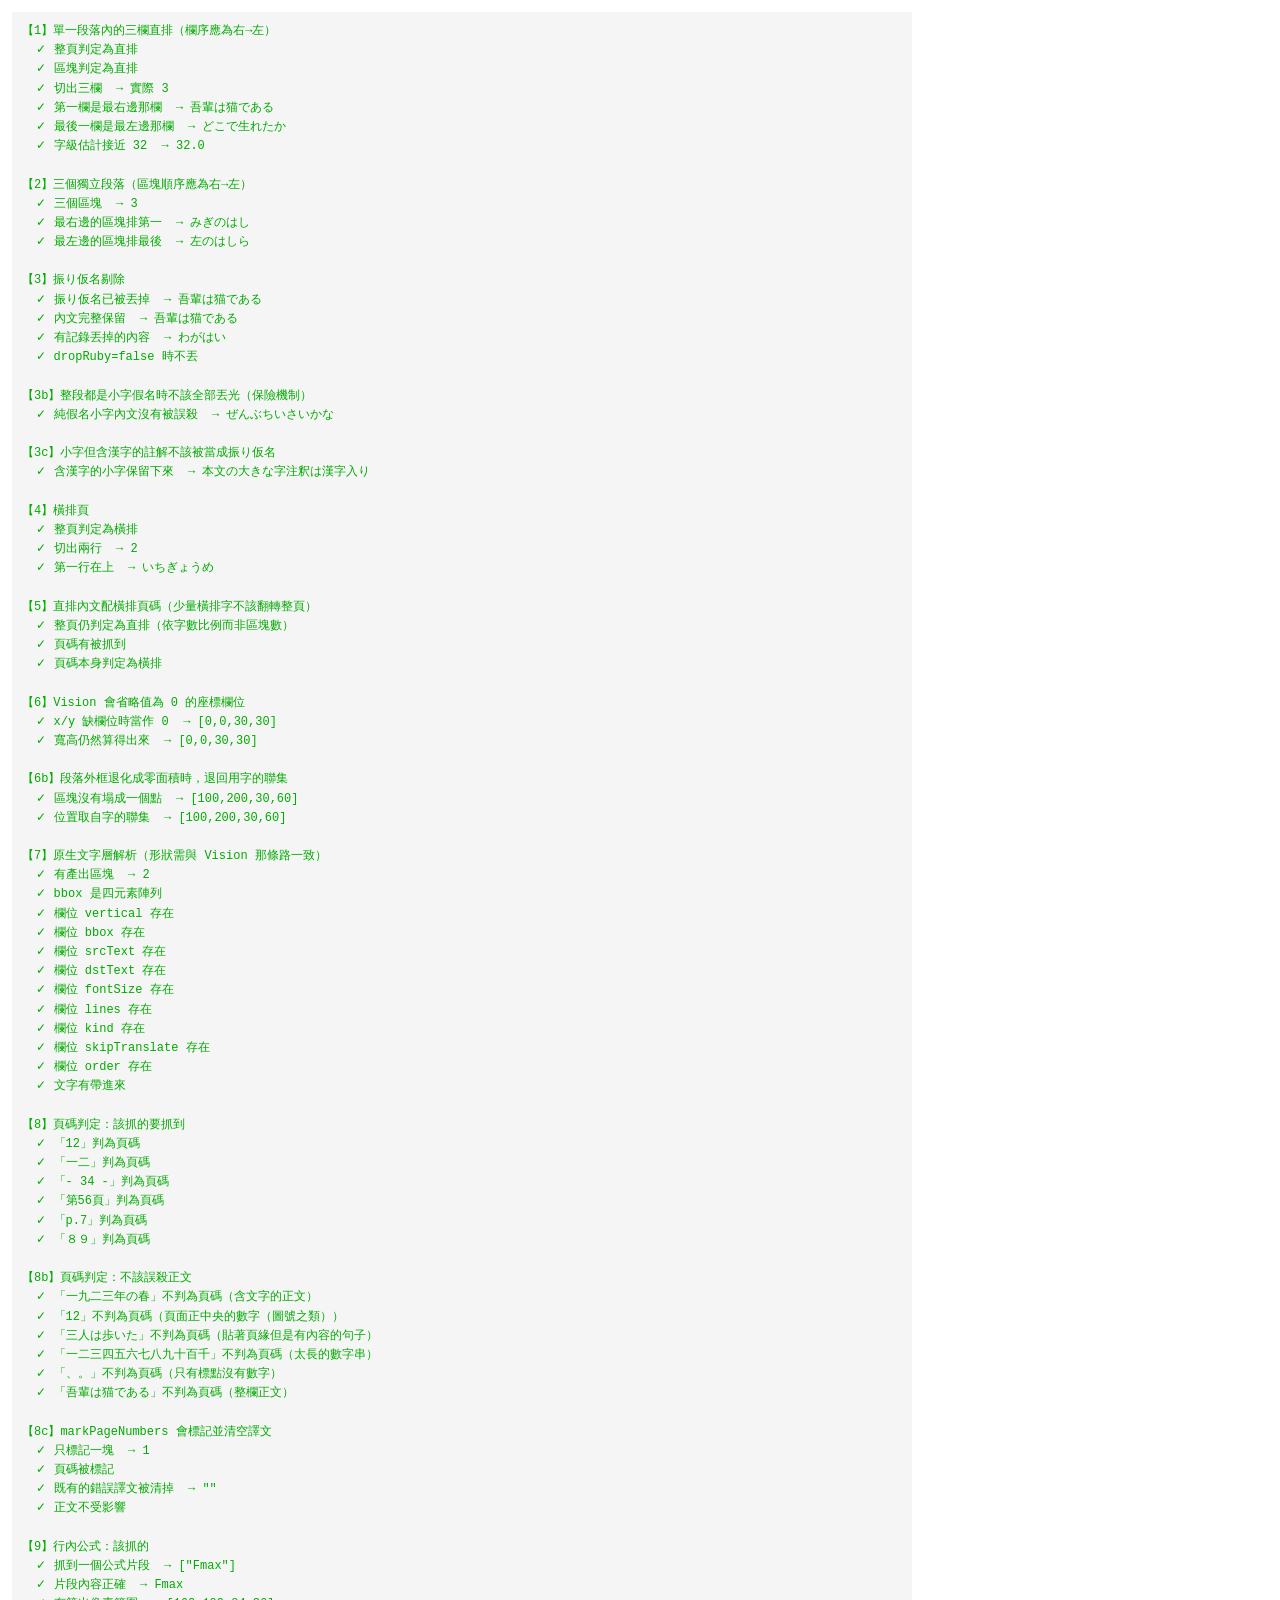
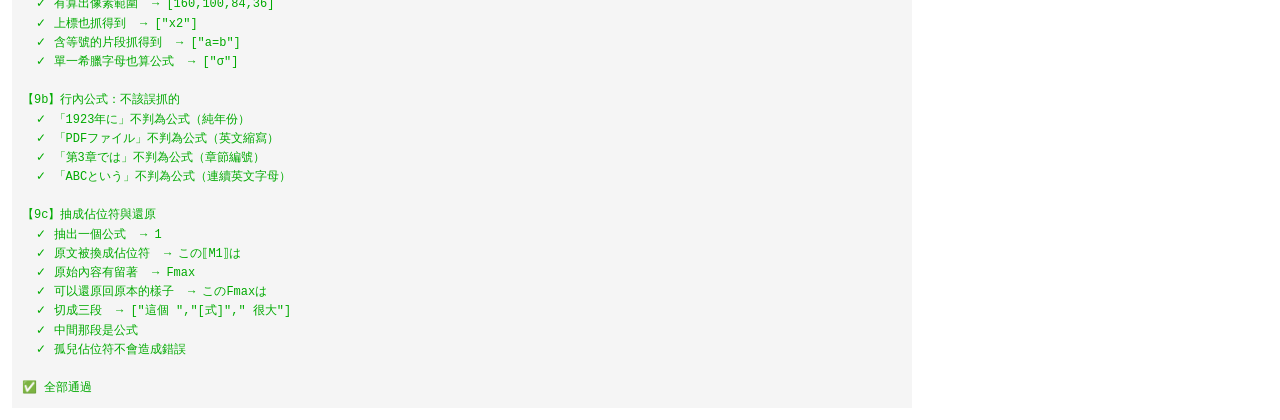
<file: _scratch/ocrtest.html>
<!DOCTYPE html>
<meta charset="utf-8">
<title>OCR 解析驗證</title>
<style>
  body { background:#fff; color:#111; font:13px/1.6 system-ui; margin:12px; max-width:900px; }
  pre { background:#f5f5f5; padding:10px; white-space:pre-wrap; font-size:12px; }
  .pass { color:#0a0; } .fail { color:#c00; font-weight:700; }
  h3 { margin:18px 0 6px; font-size:14px; }
</style>
<pre id="log"></pre>
<script type="module">
import { parseVision } from '../src/ocr/parse.js';
import { parseNative } from '../src/ocr/native.js';
import { looksLikePageNumber, markPageNumbers } from '../src/ocr/pagenum.js';
import { findMathRuns, extractMath, inlineMath, splitByMath } from '../src/ocr/mathspan.js';

const out = [];
let fails = 0;
// 即時寫進畫面：拋例外時才看得出停在哪一步，不會只剩一片空白
const log = (s='') => {
  out.push(s);
  document.getElementById('log').textContent = out.join('\n');
};
const ok = (cond, label, extra='') => {
  if (!cond) fails++;
  log(`${cond ? '  ✓' : '  ✗ 失敗'} ${label}${extra ? '  → ' + extra : ''}`);
};

/* ---------- 樣本工具：造出 Vision 那種巢狀結構 ---------- */

const vert = (v) => ({ vertices: [
  { x: v.x, y: v.y }, { x: v.x + v.w, y: v.y },
  { x: v.x + v.w, y: v.y + v.h }, { x: v.x, y: v.y + v.h },
]});

/** 直排的一欄：字由上往下排，欄的 x 是右緣往左算 */
function column(text, xRight, yTop, size, { ruby = null, rubyAt = 0 } = {}) {
  const words = [];
  [...text].forEach((ch, i) => {
    words.push({
      boundingBox: vert({ x: xRight - size, y: yTop + i * size, w: size, h: size }),
      symbols: [{ text: ch }],
    });
  });
  if (ruby) {
    // 振り仮名在直排時貼在基字的右側，字級約一半
    const rs = Math.round(size * 0.45);
    [...ruby].forEach((ch, i) => {
      words.push({
        boundingBox: vert({ x: xRight, y: yTop + rubyAt * size + i * rs, w: rs, h: rs }),
        symbols: [{ text: ch }],
      });
    });
  }
  return words;
}

/** 橫排的一行 */
function row(text, xLeft, yTop, size) {
  return [...text].map((ch, i) => ({
    boundingBox: vert({ x: xLeft + i * size, y: yTop, w: size, h: size }),
    symbols: [{ text: ch }],
  }));
}

const paraOf = (words) => {
  // 和 parse.js 一樣要把省略的欄位當成 0，不然 Math.min 會拿到 NaN
  const xs = words.flatMap(w => w.boundingBox.vertices.map(v => v.x || 0));
  const ys = words.flatMap(w => w.boundingBox.vertices.map(v => v.y || 0));
  return {
    boundingBox: vert({ x: Math.min(...xs), y: Math.min(...ys),
                        w: Math.max(...xs)-Math.min(...xs), h: Math.max(...ys)-Math.min(...ys) }),
    words,
  };
};
const pageOf = (paras, w=800, h=1120) => ({
  fullTextAnnotation: { pages: [{ width: w, height: h,
    blocks: paras.map(p => ({ blockType: 'TEXT', paragraphs: [p] })) }] }
});

/* ================= 測試 1：一個段落內含三欄直排 ================= */

log('【1】單一段落內的三欄直排（欄序應為右→左）');
{
  const S = 32;
  const words = [
    ...column('吾輩は猫である', 740, 100, S),
    ...column('名前はまだ無い', 700, 100, S),
    ...column('どこで生れたか', 660, 100, S),
  ];
  const r = parseVision(pageOf([paraOf(words)]));
  const b = r.blocks[0];

  ok(r.vertical === true, '整頁判定為直排');
  ok(b.vertical === true, '區塊判定為直排');
  ok(b.lines.length === 3, '切出三欄', `實際 ${b.lines.length}`);
  ok(b.lines[0].text === '吾輩は猫である', '第一欄是最右邊那欄', b.lines[0].text);
  ok(b.lines[2].text === 'どこで生れたか', '最後一欄是最左邊那欄', b.lines[2].text);
  ok(Math.abs(b.fontSize - S) < 2, `字級估計接近 ${S}`, b.fontSize.toFixed(1));
}

/* ================= 測試 2：三個獨立段落的欄序 ================= */

log('\n【2】三個獨立段落（區塊順序應為右→左）');
{
  const S = 32;
  const r = parseVision(pageOf([
    paraOf(column('左のはしら', 300, 100, S)),
    paraOf(column('まんなか',   500, 100, S)),
    paraOf(column('みぎのはし', 700, 100, S)),
  ]));
  ok(r.blocks.length === 3, '三個區塊', String(r.blocks.length));
  ok(r.blocks[0].srcText === 'みぎのはし', '最右邊的區塊排第一', r.blocks[0].srcText);
  ok(r.blocks[2].srcText === '左のはしら', '最左邊的區塊排最後', r.blocks[2].srcText);
}

/* ================= 測試 3：振り仮名剔除 ================= */

log('\n【3】振り仮名剔除');
{
  const S = 32;
  const words = column('吾輩は猫である', 700, 100, S, { ruby: 'わがはい', rubyAt: 0 });
  const r = parseVision(pageOf([paraOf(words)]), { dropRuby: true });
  const text = r.blocks[0].srcText.replace(/\n/g, '');

  ok(!/わがはい/.test(text), '振り仮名已被丟掉', text);
  ok(text.includes('吾輩は猫である'), '內文完整保留', text);
  ok(r.rubyDropped.length > 0, '有記錄丟掉的內容', r.rubyDropped.join(''));

  const keep = parseVision(pageOf([paraOf(words)]), { dropRuby: false });
  ok(/わ/.test(keep.blocks[0].srcText), 'dropRuby=false 時不丟');
}

log('\n【3b】整段都是小字假名時不該全部丟光（保險機制）');
{
  const S = 14;
  const words = column('ぜんぶちいさいかな', 700, 100, S);
  const r = parseVision(pageOf([paraOf(words)]), { dropRuby: true });
  const text = (r.blocks[0]?.srcText || '').replace(/\n/g, '');
  ok(text === 'ぜんぶちいさいかな', '純假名小字內文沒有被誤殺', text);
}

log('\n【3c】小字但含漢字的註解不該被當成振り仮名');
{
  const S = 32;
  const words = [
    ...column('本文の大きな字', 700, 100, S),
    ...column('注釈は漢字入り', 640, 100, Math.round(S * 0.5)),
  ];
  const r = parseVision(pageOf([paraOf(words)]), { dropRuby: true });
  const text = r.blocks.map(b => b.srcText).join('').replace(/\n/g, '');
  ok(text.includes('注釈は漢字入り'), '含漢字的小字保留下來', text);
}

/* ================= 測試 4：橫排 ================= */

log('\n【4】橫排頁');
{
  const S = 24;
  const r = parseVision(pageOf([paraOf([
    ...row('いちぎょうめ', 100, 100, S),
    ...row('にぎょうめ',   100, 140, S),
  ])]));
  const b = r.blocks[0];
  ok(r.vertical === false, '整頁判定為橫排');
  ok(b.lines.length === 2, '切出兩行', String(b.lines.length));
  ok(b.lines[0].text === 'いちぎょうめ', '第一行在上', b.lines[0].text);
}

/* ================= 測試 5：直排內文 + 橫排頁碼混排 ================= */

log('\n【5】直排內文配橫排頁碼（少量橫排字不該翻轉整頁）');
{
  const S = 32;
  const r = parseVision(pageOf([
    paraOf(column('これはほんぶんでとてもながいぎょうです', 700, 100, S)),
    paraOf(column('ふたつめのほんぶんのはしら', 640, 100, S)),
    paraOf(row('12', 390, 1050, 16)),
  ]));
  ok(r.vertical === true, '整頁仍判定為直排（依字數比例而非區塊數）');
  ok(r.blocks.some(b => b.srcText === '12'), '頁碼有被抓到');
  ok(r.blocks.find(b => b.srcText === '12').vertical === false, '頁碼本身判定為橫排');
}

/* ================= 測試 6：vertices 省略 0 的陷阱 ================= */

log('\n【6】Vision 會省略值為 0 的座標欄位');
{
  const words = [{
    // 真實回應長這樣：x=0 時整個 x 欄位不存在
    boundingBox: { vertices: [{ y: 0 }, { x: 30 }, { x: 30, y: 30 }, { y: 30 }] },
    symbols: [{ text: '端' }],
  }];
  const r = parseVision(pageOf([paraOf(words)]));
  const bb = r.blocks[0].bbox;
  ok(bb[0] === 0 && bb[1] === 0, 'x/y 缺欄位時當作 0', JSON.stringify(bb));
  ok(bb[2] === 30 && bb[3] === 30, '寬高仍然算得出來', JSON.stringify(bb));
}

log('\n【6b】段落外框退化成零面積時，退回用字的聯集');
{
  const words = [
    { boundingBox: vert({ x: 100, y: 200, w: 30, h: 30 }), symbols: [{ text: '甲' }] },
    { boundingBox: vert({ x: 100, y: 230, w: 30, h: 30 }), symbols: [{ text: '乙' }] },
  ];
  // 故意給一個爛掉的段落外框
  const r = parseVision(pageOf([{ boundingBox: vert({ x: 0, y: 0, w: 0, h: 0 }), words }]));
  const bb = r.blocks[0].bbox;
  ok(bb[2] > 0 && bb[3] > 0, '區塊沒有塌成一個點', JSON.stringify(bb));
  ok(bb[0] === 100 && bb[1] === 200, '位置取自字的聯集', JSON.stringify(bb));
}

/* ================= 測試 7：PDF 原生文字層走同一種形狀 ================= */

log('\n【7】原生文字層解析（形狀需與 Vision 那條路一致）');
{
  const items = [
    { str: '第一章', vertical: false, bbox: [120, 121, 162, 54] },
    { str: 'どこで生れたかとんと見当がつかぬ。', vertical: false, bbox: [120, 255, 612, 36] },
    { str: '何でも薄暗いじめじめした所で', vertical: false, bbox: [120, 333, 504, 36] },
  ];
  const r = parseNative(items);
  ok(r.blocks.length >= 1, '有產出區塊', String(r.blocks.length));
  const first = r.blocks[0];
  ok(Array.isArray(first.bbox) && first.bbox.length === 4, 'bbox 是四元素陣列');
  for (const k of ['vertical','bbox','srcText','dstText','fontSize','lines','kind','skipTranslate','order']) {
    ok(k in first, `欄位 ${k} 存在`);
  }
  ok(r.blocks.map(b=>b.srcText).join('').includes('第一章'), '文字有帶進來');
}

/* ================= 8. 頁碼判定 ================= */

log('\n【8】頁碼判定：該抓的要抓到');
{
  const P = { width: 800, height: 1120 };
  const yes = [
    ['12',        [380, 1060, 40, 25]],
    ['一二',      [380, 1060, 45, 25]],
    ['- 34 -',    [360, 1055, 80, 25]],
    ['第56頁',    [350, 1050, 95, 28]],
    ['p.7',       [370, 40, 50, 24]],
    ['８９',      [30, 540, 28, 45]],       // 直排書側邊的頁碼
  ];
  for (const [text, bbox] of yes) {
    ok(looksLikePageNumber({ srcText: text, bbox }, P), `「${text}」判為頁碼`);
  }
}

log('\n【8b】頁碼判定：不該誤殺正文');
{
  const P = { width: 800, height: 1120 };
  const no = [
    ['一九二三年の春',   [600, 100, 60, 700], '含文字的正文'],
    ['12',               [400, 560, 40, 25],  '頁面正中央的數字（圖號之類）'],
    ['三人は歩いた',     [380, 1060, 200, 30],'貼著頁緣但是有內容的句子'],
    ['一二三四五六七八九十百千', [380, 1060, 300, 30], '太長的數字串'],
    ['、。',             [380, 1060, 40, 25], '只有標點沒有數字'],
    ['吾輩は猫である',   [600, 90, 60, 900],  '整欄正文'],
  ];
  for (const [text, bbox, why] of no) {
    ok(!looksLikePageNumber({ srcText: text, bbox }, P), `「${text}」不判為頁碼（${why}）`);
  }
}

log('\n【8c】markPageNumbers 會標記並清空譯文');
{
  const P = { width: 800, height: 1120 };
  const blocks = [
    { srcText: '12', bbox: [380, 1060, 40, 25], kind: 'body', skipTranslate: false, dstText: '十二' },
    { srcText: '吾輩は猫である', bbox: [600, 90, 60, 900], kind: 'body', skipTranslate: false, dstText: null },
  ];
  const n = markPageNumbers(blocks, P);
  ok(n === 1, '只標記一塊', String(n));
  ok(blocks[0].kind === 'pagenum' && blocks[0].skipTranslate === true, '頁碼被標記');
  ok(blocks[0].dstText === '', '既有的錯誤譯文被清掉', JSON.stringify(blocks[0].dstText));
  ok(blocks[1].kind === 'body' && !blocks[1].skipTranslate, '正文不受影響');
}

/* ================= 9. 行內公式偵測 ================= */

/**
 * 造一行橫排的字，可指定某些字元是上標或下標。
 * 關鍵是「底部」的位置：主字的底部就是基線，
 * 下標的底部要低於基線、上標的底部要明顯高於基線 —— 這正是偵測的依據。
 */
function mathRow(spec, xLeft, yTop, size) {
  const words = [];
  const baseline = yTop + size;
  let x = xLeft;
  for (const { ch, sup, sub } of spec) {
    const s = (sup || sub) ? Math.round(size * 0.6) : size;
    const bottom = sup ? baseline - size * 0.45
                 : sub ? baseline + size * 0.2
                 : baseline;
    const box = { x, y: Math.round(bottom - s), w: s, h: s };
    words.push({ text: ch, box, glyphs: [{ text: ch, box }] });
    x += s;
  }
  return words;
}
const plain = (str, xLeft, yTop, size) =>
  mathRow([...str].map(ch => ({ ch })), xLeft, yTop, size);

log('\n【9】行內公式：該抓的');
{
  // F 之後接小一號且下沉的 max → 下標
  const words = [
    ...plain('この', 100, 100, 30),
    ...mathRow([{ch:'F'},{ch:'m',sub:1},{ch:'a',sub:1},{ch:'x',sub:1}], 160, 100, 30),
    ...plain('は大きい', 280, 100, 30),
  ];
  const runs = findMathRuns(words);
  ok(runs.length === 1, '抓到一個公式片段', JSON.stringify(runs.map(r=>r.text)));
  ok(runs[0].text === 'Fmax', '片段內容正確', runs[0].text);
  ok(runs[0].bbox[2] > 0 && runs[0].bbox[3] > 0, '有算出像素範圍',
     JSON.stringify(runs[0].bbox.map(Math.round)));

  // 上標
  const sup = findMathRuns([
    ...plain('面積は', 100, 100, 30),
    ...mathRow([{ch:'x'},{ch:'2',sup:1}], 190, 100, 30),
    ...plain('です', 240, 100, 30),
  ]);
  ok(sup.length === 1 && sup[0].text === 'x2', '上標也抓得到', JSON.stringify(sup.map(r=>r.text)));

  // 含運算子
  const op = findMathRuns([
    ...plain('ここで', 100, 100, 30),
    ...plain('a=b', 190, 100, 30),
    ...plain('とする', 280, 100, 30),
  ]);
  ok(op.length === 1 && op[0].text === 'a=b', '含等號的片段抓得到', JSON.stringify(op.map(r=>r.text)));

  // 希臘字母
  const gk = findMathRuns([...plain('係数', 100, 100, 30), ...plain('σ', 160, 100, 30)]);
  ok(gk.length === 1 && gk[0].text === 'σ', '單一希臘字母也算公式', JSON.stringify(gk.map(r=>r.text)));
}

log('\n【9b】行內公式：不該誤抓的');
{
  const cases = [
    ['1923年に', '純年份'],
    ['PDFファイル', '英文縮寫'],
    ['第3章では', '章節編號'],
    ['ABCという', '連續英文字母'],
  ];
  for (const [text, why] of cases) {
    const runs = findMathRuns(plain(text, 100, 100, 30));
    ok(runs.length === 0, `「${text}」不判為公式（${why}）`,
       runs.length ? JSON.stringify(runs.map(r=>r.text)) : '');
  }
}

log('\n【9c】抽成佔位符與還原');
{
  const words = [
    ...plain('この', 100, 100, 30),
    ...mathRow([{ch:'F'},{ch:'m',sub:1},{ch:'a',sub:1},{ch:'x',sub:1}], 160, 100, 30),
    ...plain('は', 280, 100, 30),
  ];
  const block = {
    srcText: 'このFmaxは',
    lines: [{ text: 'このFmaxは', words }],
  };
  const n = extractMath(block);
  ok(n === 1, '抽出一個公式', String(n));
  ok(block.srcText === 'この⟦M1⟧は', '原文被換成佔位符', block.srcText);
  ok(block.mathSpans[0].src === 'Fmax', '原始內容有留著', block.mathSpans[0].src);

  ok(inlineMath(block.srcText, block.mathSpans) === 'このFmaxは',
     '可以還原回原本的樣子', inlineMath(block.srcText, block.mathSpans));

  // 譯文裡佔位符的位置會不一樣，切割仍要正確
  const parts = splitByMath('這個 ⟦M1⟧ 很大', block.mathSpans);
  ok(parts.length === 3, '切成三段', JSON.stringify(parts.map(p => p.math ? '[式]' : p.text)));
  ok(parts[1].math?.src === 'Fmax', '中間那段是公式');

  // 佔位符對不上時不該炸掉
  const orphan = splitByMath('缺少對應的 ⟦M9⟧ 記號', block.mathSpans);
  ok(orphan.every(p => p.text !== undefined || p.math), '孤兒佔位符不會造成錯誤');
}

/* ---------- 收尾 ---------- */

log('\n' + (fails === 0 ? '✅ 全部通過' : `❌ 有 ${fails} 項失敗`));
const el = document.getElementById('log');
el.textContent = out.join('\n');
el.className = fails === 0 ? 'pass' : 'fail';
document.title = fails === 0 ? 'PASS' : 'FAIL ' + fails;
</script>
</file>
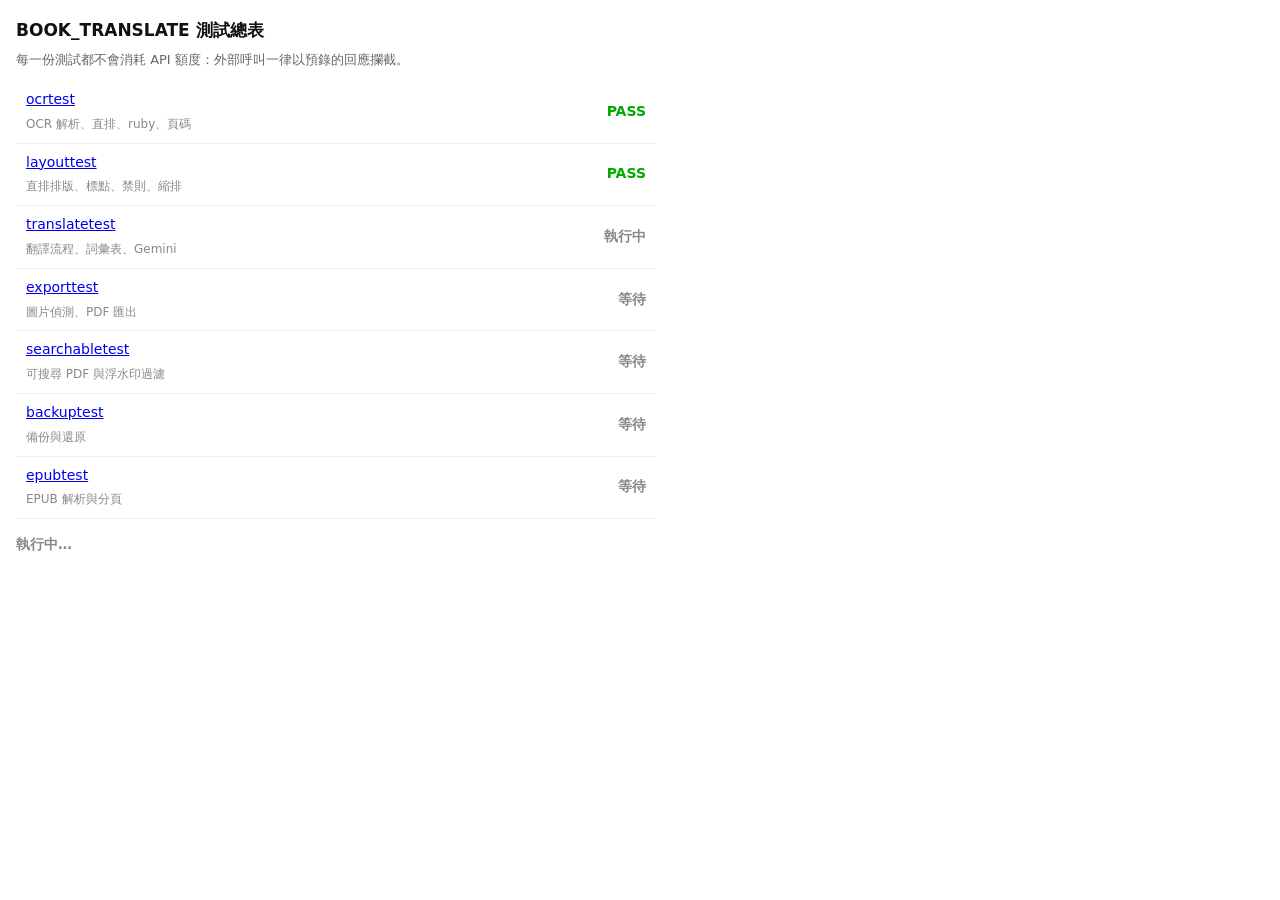
<file: _scratch/runall.html>
<!DOCTYPE html>
<meta charset="utf-8">
<title>全部測試</title>
<style>
  body { background:#fff; color:#111; font:14px/1.7 system-ui; margin:16px; max-width:640px; }
  table { border-collapse:collapse; width:100%; margin-top:10px; }
  td { padding:7px 10px; border-bottom:1px solid #eee; }
  td:last-child { text-align:right; font-weight:700; }
  .pass { color:#0a0; } .fail { color:#c00; } .run { color:#888; }
  iframe { display:none; }
  h1 { font-size:17px; margin:0; }
  #sum { margin-top:14px; font-weight:700; }
</style>
<h1>BOOK_TRANSLATE 測試總表</h1>
<p style="color:#666;font-size:13px;margin:4px 0 0">
  每一份測試都不會消耗 API 額度：外部呼叫一律以預錄的回應攔截。
</p>
<table id="t"></table>
<div id="sum" class="run">執行中…</div>
<div id="frames"></div>
<script type="module">
const SUITES = [
  ['ocrtest',       'OCR 解析、直排、ruby、頁碼'],
  ['layouttest',    '直排排版、標點、禁則、縮排'],
  ['translatetest', '翻譯流程、詞彙表、Gemini'],
  ['exporttest',    '圖片偵測、PDF 匯出'],
  ['searchabletest','可搜尋 PDF 與浮水印過濾'],
  ['backuptest',    '備份與還原'],
  ['epubtest',      'EPUB 解析與分頁'],
];

const table = document.getElementById('t');
const rows = new Map();

for (const [file, label] of SUITES) {
  const tr = document.createElement('tr');
  const a = document.createElement('td');
  a.innerHTML = `<a href="./${file}.html" target="_blank">${file}</a><br>` +
                `<span style="color:#888;font-size:12px">${label}</span>`;
  const b = document.createElement('td');
  b.textContent = '等待';
  b.className = 'run';
  tr.append(a, b);
  table.append(tr);
  rows.set(file, b);
}

let failed = 0;

// 一次跑一份：測試會寫 IndexedDB，同時跑會互相干擾
for (const [file] of SUITES) {
  const cell = rows.get(file);
  cell.textContent = '執行中';

  const frame = document.createElement('iframe');
  frame.src = `./${file}.html?run=${Date.now()}`;
  document.getElementById('frames').append(frame);

  const title = await new Promise((resolve) => {
    const started = Date.now();
    const timer = setInterval(() => {
      let t = '';
      try { t = frame.contentDocument?.title || ''; } catch { /* 還在載入 */ }
      if (/^(PASS|FAIL)/.test(t)) { clearInterval(timer); resolve(t); }
      else if (Date.now() - started > 30000) { clearInterval(timer); resolve('TIMEOUT'); }
    }, 200);
  });

  cell.textContent = title;
  cell.className = title === 'PASS' ? 'pass' : 'fail';
  if (title !== 'PASS') failed++;
  frame.remove();
}

const sum = document.getElementById('sum');
sum.textContent = failed === 0
  ? `全部 ${SUITES.length} 份測試通過`
  : `${failed} / ${SUITES.length} 份測試失敗`;
sum.className = failed === 0 ? 'pass' : 'fail';
document.title = failed === 0 ? 'ALL PASS' : `FAIL ${failed}`;
</script>
</file>
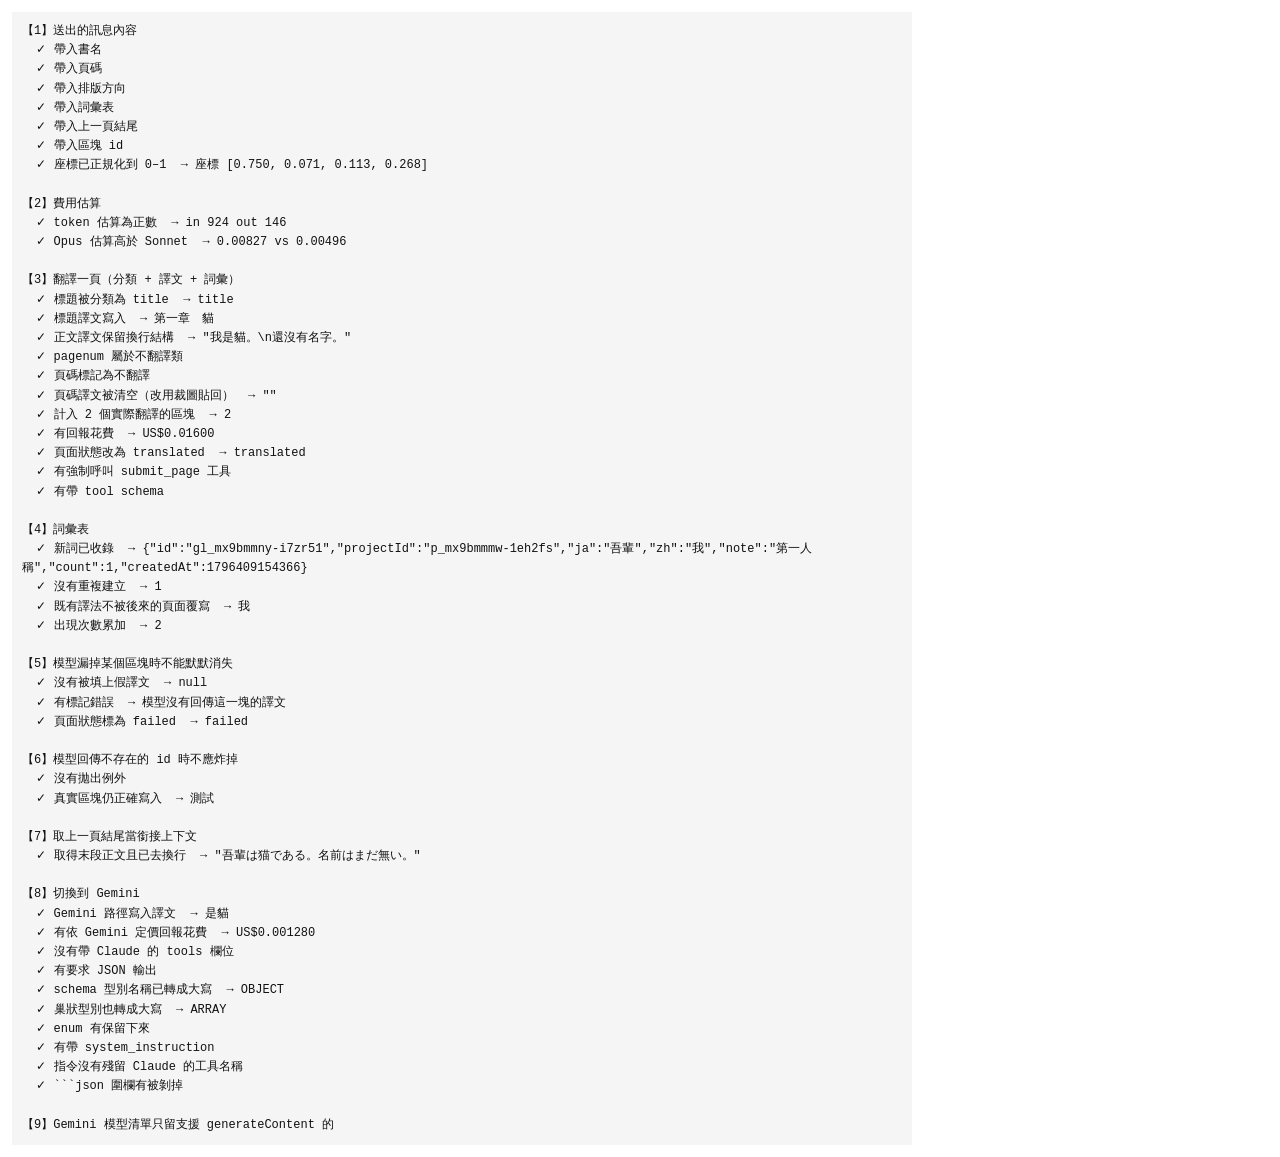
<file: _scratch/translatetest.html>
<!DOCTYPE html>
<meta charset="utf-8">
<title>翻譯流程驗證</title>
<style>
  body { background:#fff; color:#111; font:13px/1.6 system-ui; margin:12px; max-width:900px; }
  pre { background:#f5f5f5; padding:10px; white-space:pre-wrap; font-size:12px; }
  .pass { color:#0a0; } .fail { color:#c00; font-weight:700; }
</style>
<pre id="log"></pre>
<script type="module">
import * as db from '../src/state/db.js';
import { settings } from '../src/state/settings.js';
import { buildUserMessage, estimateTokens, estimateCost, NO_TRANSLATE, flowsInto } from '../src/translate/prompt.js';
import * as glossary from '../src/translate/glossary.js';
import * as gemini from '../src/api/gemini.js';
import { translatePage, tailOf } from '../src/translate/index.js';

const out = [];
let fails = 0;
// 即時寫進畫面：卡住時才看得出停在哪一步
const log = (s='') => {
  out.push(s);
  document.getElementById('log').textContent = out.join('\n');
};
const ok = (cond, label, extra='') => {
  if (!cond) fails++;
  log(`${cond ? '  ✓' : '  ✗ 失敗'} ${label}${extra ? '  → ' + extra : ''}`);
};

/* ---------- 攔截 fetch，回傳預錄的 Anthropic 回應 ---------- */

const realFetch = window.fetch;
let lastRequest = null;
let cannedTool = null;

window.fetch = async (url, init) => {
  const u = String(url);
  if (u.includes('api.anthropic.com')) {
    lastRequest = JSON.parse(init.body);
    return new Response(JSON.stringify({
      id: 'msg_test', type: 'message', role: 'assistant',
      stop_reason: 'tool_use',
      usage: { input_tokens: 1200, output_tokens: 400 },
      content: [{ type: 'tool_use', id: 'tu_1', name: 'submit_page', input: cannedTool }],
    }), { status: 200, headers: { 'content-type': 'application/json' } });
  }
  if (u.includes('generativelanguage.googleapis.com')) {
    lastRequest = init?.body ? JSON.parse(init.body) : { _get: u };
    if (u.includes('/models?')) {
      return new Response(JSON.stringify({ models: [
        { name: 'models/gemini-2.5-flash', displayName: 'Gemini 2.5 Flash',
          supportedGenerationMethods: ['generateContent'] },
        { name: 'models/embedding-001', supportedGenerationMethods: ['embedContent'] },
      ]}), { status: 200, headers: { 'content-type': 'application/json' } });
    }
    return new Response(JSON.stringify({
      candidates: [{
        finishReason: 'STOP',
        // 實測 Gemini 即使指定 schema 也偶爾會包圍欄，所以樣本刻意包起來
        content: { parts: [{ text: '```json\n' + JSON.stringify(cannedTool) + '\n```' }] },
      }],
      usageMetadata: { promptTokenCount: 1100, candidatesTokenCount: 380 },
    }), { status: 200, headers: { 'content-type': 'application/json' } });
  }
  return realFetch(url, init);
};

/* ---------- 造測試資料 ---------- */

const savedKey = settings.claudeKey;
const savedProviderTop = settings.provider;
// api 層只檢查有沒有值，所以隨便一個非空字串就夠。
// 刻意不寫成 sk-ant-… 的樣子，否則會被 tools/check-secrets.mjs 擋下提交。
settings.claudeKey = 'FAKE-KEY-FOR-LOCAL-TEST-ONLY';
settings.provider = 'claude';   // 前七項測 Claude 路徑，第八項才切 Gemini

const project = await db.createProject('__翻譯測試__');
const page = {
  id: db.uid('pg_'), projectId: project.id, index: 4, status: 'ocr',
  source: 'camera', origW: 800, origH: 1120, procW: 800, procH: 1120,
  corners: [[0,0],[800,0],[800,1120],[0,1120]], vertical: true, nativeText: null,
};
await db.put('pages', page);

const mk = (o) => ({
  id: db.uid('bk_'), pageId: page.id, projectId: project.id,
  vertical: true, dstText: null, skipTranslate: false, kind: 'body',
  lines: [], poly: null, ...o,
});
const bTitle = mk({ order: 0, bbox: [600, 80, 90, 300], fontSize: 44, srcText: '第一章　猫' });
const bBody  = mk({ order: 1, bbox: [200, 80, 380, 900], fontSize: 30,
                    srcText: '吾輩は猫である。\n名前はまだ無い。' });
const bPage  = mk({ order: 2, bbox: [380, 1060, 40, 20], fontSize: 16, vertical: false, srcText: '一二' });
await db.putMany('blocks', [bTitle, bBody, bPage]);

/* ================= 測試 1：prompt 組裝 ================= */

log('【1】送出的訊息內容');
{
  const msg = buildUserMessage([bTitle, bBody], { width: 800, height: 1120 },
    [{ ja: '吾輩', zh: '我', note: '第一人稱' }],
    { bookName: 'こころ', pageNo: 5, vertical: true, tail: '前のページのおわり' });

  ok(msg.includes('こころ'), '帶入書名');
  ok(msg.includes('第 5 頁'), '帶入頁碼');
  ok(msg.includes('直排（由右往左）'), '帶入排版方向');
  ok(msg.includes('吾輩 → 我'), '帶入詞彙表');
  ok(msg.includes('前のページのおわり'), '帶入上一頁結尾');
  ok(msg.includes(bTitle.id) && msg.includes(bBody.id), '帶入區塊 id');
  // 座標要正規化：600/800 = 0.750
  ok(msg.includes('0.750'), '座標已正規化到 0–1', msg.match(/座標 \[[^\]]+\]/)?.[0]);
}

/* ================= 測試 2：費用估算 ================= */

log('\n【2】費用估算');
{
  const t = estimateTokens([bTitle, bBody], []);
  ok(t.input > 0 && t.output > 0, 'token 估算為正數', `in ${t.input} out ${t.output}`);
  const opus = estimateCost('claude-opus-5', t);
  const sonnet = estimateCost('claude-sonnet-5', t);
  ok(opus > sonnet, 'Opus 估算高於 Sonnet', `${opus.toFixed(5)} vs ${sonnet.toFixed(5)}`);
}

/* ================= 測試 3：翻譯一頁 ================= */

log('\n【3】翻譯一頁（分類 + 譯文 + 詞彙）');
{
  cannedTool = {
    blocks: [
      { id: bTitle.id, kind: 'title',   translation: '第一章　貓' },
      { id: bBody.id,  kind: 'body',    translation: '我是貓。\n還沒有名字。' },
      { id: bPage.id,  kind: 'pagenum', translation: '一二' },   // 故意給譯文，應被忽略
    ],
    glossary: [{ ja: '吾輩', zh: '我', note: '第一人稱' }],
  };

  const r = await translatePage(page, { bookName: 'こころ' });
  const after = await db.getBy('blocks', 'pageId', page.id);
  const byId = Object.fromEntries(after.map(b => [b.id, b]));

  ok(byId[bTitle.id].kind === 'title', '標題被分類為 title', byId[bTitle.id].kind);
  ok(byId[bTitle.id].dstText === '第一章　貓', '標題譯文寫入', byId[bTitle.id].dstText);
  ok(byId[bBody.id].dstText === '我是貓。\n還沒有名字。', '正文譯文保留換行結構',
     JSON.stringify(byId[bBody.id].dstText));

  ok(NO_TRANSLATE.has('pagenum'), 'pagenum 屬於不翻譯類');
  ok(byId[bPage.id].skipTranslate === true, '頁碼標記為不翻譯');
  ok(byId[bPage.id].dstText === '', '頁碼譯文被清空（改用裁圖貼回）',
     JSON.stringify(byId[bPage.id].dstText));

  ok(r.translated === 2, '計入 2 個實際翻譯的區塊', String(r.translated));
  ok(r.cost > 0, '有回報花費', 'US$' + r.cost.toFixed(5));

  const pg = await db.get('pages', page.id);
  ok(pg.status === 'translated', '頁面狀態改為 translated', pg.status);

  // 送出的請求要強制走結構化輸出
  ok(lastRequest.tool_choice?.name === 'submit_page', '有強制呼叫 submit_page 工具');
  ok(Array.isArray(lastRequest.tools) && lastRequest.tools[0].name === 'submit_page', '有帶 tool schema');
}

/* ================= 測試 4：詞彙表跨頁一致 ================= */

log('\n【4】詞彙表');
{
  const terms = await glossary.load(project.id);
  ok(terms.length === 1 && terms[0].ja === '吾輩', '新詞已收錄', JSON.stringify(terms[0]));

  // 第二次出現時只加計次，不覆蓋先出現的譯法
  await glossary.merge(project.id, [{ ja: '吾輩', zh: '在下', note: '改了' }]);
  const again = await glossary.load(project.id);
  ok(again.length === 1, '沒有重複建立', String(again.length));
  ok(again[0].zh === '我', '既有譯法不被後來的頁面覆寫', again[0].zh);
  ok(again[0].count === 2, '出現次數累加', String(again[0].count));
}

/* ================= 測試 5：模型漏回傳區塊 ================= */

log('\n【5】模型漏掉某個區塊時不能默默消失');
{
  const b = mk({ order: 0, bbox: [10, 10, 50, 50], fontSize: 20, srcText: 'テスト' });
  const p2 = { ...page, id: db.uid('pg_'), index: 9 };
  await db.put('pages', p2);
  b.pageId = p2.id;
  await db.put('blocks', b);

  cannedTool = { blocks: [], glossary: [] };   // 什麼都沒回
  await translatePage(p2);

  const [after] = await db.getBy('blocks', 'pageId', p2.id);
  ok(after.dstText === null, '沒有被填上假譯文', JSON.stringify(after.dstText));
  ok(Boolean(after.error), '有標記錯誤', after.error);
  const pg2 = await db.get('pages', p2.id);
  ok(pg2.status === 'failed', '頁面狀態標為 failed', pg2.status);
}

/* ================= 測試 6：捏造 id 應被忽略 ================= */

log('\n【6】模型回傳不存在的 id 時不應炸掉');
{
  const b = mk({ order: 0, bbox: [10, 10, 50, 50], fontSize: 20, srcText: 'テスト' });
  const p3 = { ...page, id: db.uid('pg_'), index: 10 };
  await db.put('pages', p3);
  b.pageId = p3.id;
  await db.put('blocks', b);

  cannedTool = {
    blocks: [
      { id: 'bk_不存在的東西', kind: 'body', translation: '幽靈' },
      { id: b.id, kind: 'body', translation: '測試' },
    ],
    glossary: [],
  };
  let threw = null;
  try { await translatePage(p3); } catch (e) { threw = e; }
  ok(!threw, '沒有拋出例外', threw?.message || '');
  const [after] = await db.getBy('blocks', 'pageId', p3.id);
  ok(after.dstText === '測試', '真實區塊仍正確寫入', after.dstText);
}

/* ================= 測試 7：銜接上下文 ================= */

log('\n【7】取上一頁結尾當銜接上下文');
{
  const t = await tailOf(page, 50);
  ok(t.length > 0 && !t.includes('\n'), '取得末段正文且已去換行', JSON.stringify(t));
}

/* ================= 8. Gemini 供應商 ================= */

log('\n【8】切換到 Gemini');
{
  const savedProvider = settings.provider;
  const savedGKey = settings.geminiKey;
  settings.provider = 'gemini';
  settings.geminiKey = 'FAKE-GEMINI-KEY-FOR-LOCAL-TEST';
  settings.geminiModel = 'gemini-2.5-flash';

  const b = mk({ order: 0, bbox: [10, 10, 100, 300], fontSize: 20, srcText: '猫である' });
  const p4 = { ...page, id: db.uid('pg_'), index: 11 };
  await db.put('pages', p4);
  b.pageId = p4.id;
  await db.put('blocks', b);

  cannedTool = {
    blocks: [{ id: b.id, kind: 'body', translation: '是貓' }],
    glossary: [{ ja: '猫', zh: '貓', note: '一般名詞' }],
  };

  const r = await translatePage(p4);
  const [after] = await db.getBy('blocks', 'pageId', p4.id);

  ok(after.dstText === '是貓', 'Gemini 路徑寫入譯文', after.dstText);
  ok(r.cost > 0, '有依 Gemini 定價回報花費', 'US$' + r.cost.toFixed(6));

  // 送出的請求要走 responseSchema 而不是 Claude 的 tools
  ok(!lastRequest.tools, '沒有帶 Claude 的 tools 欄位');
  ok(lastRequest.generationConfig?.responseMimeType === 'application/json',
     '有要求 JSON 輸出');
  const schema = lastRequest.generationConfig?.responseSchema;
  ok(schema?.type === 'OBJECT', 'schema 型別名稱已轉成大寫', schema?.type);
  ok(schema?.properties?.blocks?.type === 'ARRAY', '巢狀型別也轉成大寫',
     schema?.properties?.blocks?.type);
  ok(Array.isArray(schema?.properties?.blocks?.items?.properties?.kind?.enum),
     'enum 有保留下來');
  ok(Boolean(lastRequest.system_instruction), '有帶 system_instruction');
  ok(!/submit_page/.test(lastRequest.system_instruction.parts[0].text),
     '指令沒有殘留 Claude 的工具名稱');

  // 圍欄包起來的 JSON 也要能解析（實測 Gemini 偶爾會這樣回）
  ok(after.kind === 'body', '```json 圍欄有被剝掉');

  settings.provider = savedProvider;
  settings.geminiKey = savedGKey;
}

log('\n【9】Gemini 模型清單只留支援 generateContent 的');
{
  const models = await gemini.listModels();
  ok(models.length === 1, '過濾掉只支援 embedContent 的模型', String(models.length));
  ok(models[0].id === 'gemini-2.5-flash', 'models/ 前綴已去掉', models[0].id);
}

/* ================= 10. 跨頁句子 ================= */

log('\n【10】跨頁的句子只翻一次，且兩半一起理解');
{
  settings.provider = 'claude';

  // 第 1 頁最後一段沒有句號 → 話還沒說完，接到第 2 頁開頭
  const pA = { ...page, id: db.uid('pg_'), index: 20, vertical: true };
  const pB = { ...page, id: db.uid('pg_'), index: 21, vertical: true };
  await db.putMany('pages', [pA, pB]);

  const aTail = mk({ pageId: pA.id, order: 0, bbox: [100, 100, 60, 900], fontSize: 30,
                     srcText: '吾輩はここで始めて人間という' });
  const bHead = mk({ pageId: pB.id, order: 0, bbox: [700, 100, 60, 900], fontSize: 30,
                     srcText: 'ものを見た。' });
  const bRest = mk({ pageId: pB.id, order: 1, bbox: [600, 100, 60, 900], fontSize: 30,
                     srcText: 'しかもあとで聞くとそれは書生であった。' });
  await db.putMany('blocks', [aTail, bHead, bRest]);

  ok(flowsInto(aTail, bHead), '沒有句號 → 判定為接續下一頁');
  ok(!flowsInto(bHead, bRest), '有句號 → 不判定為接續');

  // 翻第 1 頁時應該把第 2 頁開頭那一段一起借過來
  cannedTool = {
    blocks: [
      { id: aTail.id, kind: 'body', translation: '我在這裡第一次見到' },
      { id: bHead.id, kind: 'body', translation: '人類這種東西。' },
    ],
    glossary: [],
  };
  const rA = await translatePage(pA);

  ok(rA.carried === 1, '借了一段過來', String(rA.carried));
  const sent = lastRequest.messages[0].content;
  ok(sent.includes(bHead.id), '下一頁的開頭段落有一起送出');
  ok(/接續下一頁/.test(sent), '有標明哪一段是跨頁的');

  const afterB = await db.get('blocks', bHead.id);
  ok(afterB.dstText === '人類這種東西。', '借來的那段譯文寫回它自己那一頁',
     afterB.dstText);

  // 第 2 頁再翻時，那一段已完成，不該重複送出
  cannedTool = {
    blocks: [{ id: bRest.id, kind: 'body', translation: '而且後來才聽說那是個書生。' }],
    glossary: [],
  };
  const rB = await translatePage(pB);
  const sentB = lastRequest.messages[0].content;
  ok(!sentB.includes(bHead.id), '已翻過的那段沒有再送一次');
  ok(!sentB.includes('ものを見た'), '原文也沒有重複出現');

  const finalB = await db.get('blocks', bHead.id);
  ok(finalB.dstText === '人類這種東西。', '譯文沒有被第二次翻譯覆蓋', finalB.dstText);

  const pageB = await db.get('pages', pB.id);
  ok(pageB.status === 'translated', '第 2 頁狀態正常', pageB.status);
}

log('\n【10b】標題與圖說不參與跨頁相連');
{
  const t = { kind: 'title', srcText: '第一章', skipTranslate: false };
  const b = { kind: 'body', srcText: 'つづき', skipTranslate: false };
  ok(!flowsInto(t, b), '標題不接續下一頁');
  ok(!flowsInto(b, { kind: 'caption', srcText: '図1', skipTranslate: false }),
     '圖說不接續');
  ok(!flowsInto({ kind: 'body', srcText: 'つづく', skipTranslate: false },
                { kind: 'body', srcText: '「そうか」', skipTranslate: false }),
     '下一段以起始括號開頭時不算接續');
}

/* ================= 11. OCR 判讀修正 ================= */

log('\n【11】模型依前後文修正 OCR 讀錯的字');
{
  settings.provider = 'claude';

  const pC = { ...page, id: db.uid('pg_'), index: 30 };
  await db.put('pages', pC);
  // OCR 把「猫」讀成了「描」
  const bad_ = mk({ pageId: pC.id, order: 0, bbox: [10, 10, 60, 300], fontSize: 28,
                    srcText: '吾輩は描である。' });
  const fine = mk({ pageId: pC.id, order: 1, bbox: [10, 320, 60, 300], fontSize: 28,
                    srcText: '名前はまだ無い。' });
  await db.putMany('blocks', [bad_, fine]);

  cannedTool = {
    blocks: [
      { id: bad_.id, kind: 'body', translation: '我是貓。',
        correctedSource: '吾輩は猫である。' },
      { id: fine.id, kind: 'body', translation: '還沒有名字。' },
    ],
    glossary: [],
  };
  await translatePage(pC);

  const sent = lastRequest.system;
  ok(/辨識錯誤|OCR/.test(sent), '指令有說明原文來自 OCR 且可能有錯');
  ok(/correctedSource/.test(sent), '指令有要求回報修正內容');

  const a = await db.get('blocks', bad_.id);
  ok(a.dstText === '我是貓。', '依修正後的意思翻譯', a.dstText);
  ok(a.srcFixed === '吾輩は猫である。', '修正內容有記錄下來', a.srcFixed);
  ok(a.srcText === '吾輩は描である。',
     '原文沒有被靜默覆蓋，使用者看得到 OCR 原本讀到什麼', a.srcText);

  const b2 = await db.get('blocks', fine.id);
  ok(b2.srcFixed === null, '沒有修正的區塊不會留下多餘標記', String(b2.srcFixed));

  // 模型回傳和原文一模一樣的字串時不該算成「修正過」
  const pD = { ...page, id: db.uid('pg_'), index: 31 };
  await db.put('pages', pD);
  const same = mk({ pageId: pD.id, order: 0, bbox: [10, 10, 60, 200], fontSize: 28,
                    srcText: 'そのまま。' });
  await db.put('blocks', same);
  cannedTool = {
    blocks: [{ id: same.id, kind: 'body', translation: '就這樣。',
               correctedSource: 'そのまま。' }],
    glossary: [],
  };
  await translatePage(pD);
  const c = await db.get('blocks', same.id);
  ok(c.srcFixed === null, '回傳內容與原文相同時視為沒有修正', String(c.srcFixed));
}

/* ---------- 收尾 ---------- */

await db.deleteProject(project.id);
for (const id of [page.id]) await db.del('pages', id);
settings.claudeKey = savedKey;
settings.provider = savedProviderTop;
window.fetch = realFetch;

log('\n' + (fails === 0 ? '✅ 全部通過（測試資料已清除）' : `❌ 有 ${fails} 項失敗`));
const el = document.getElementById('log');
el.textContent = out.join('\n');
el.className = fails === 0 ? 'pass' : 'fail';
document.title = fails === 0 ? 'PASS' : 'FAIL ' + fails;
</script>
</file>
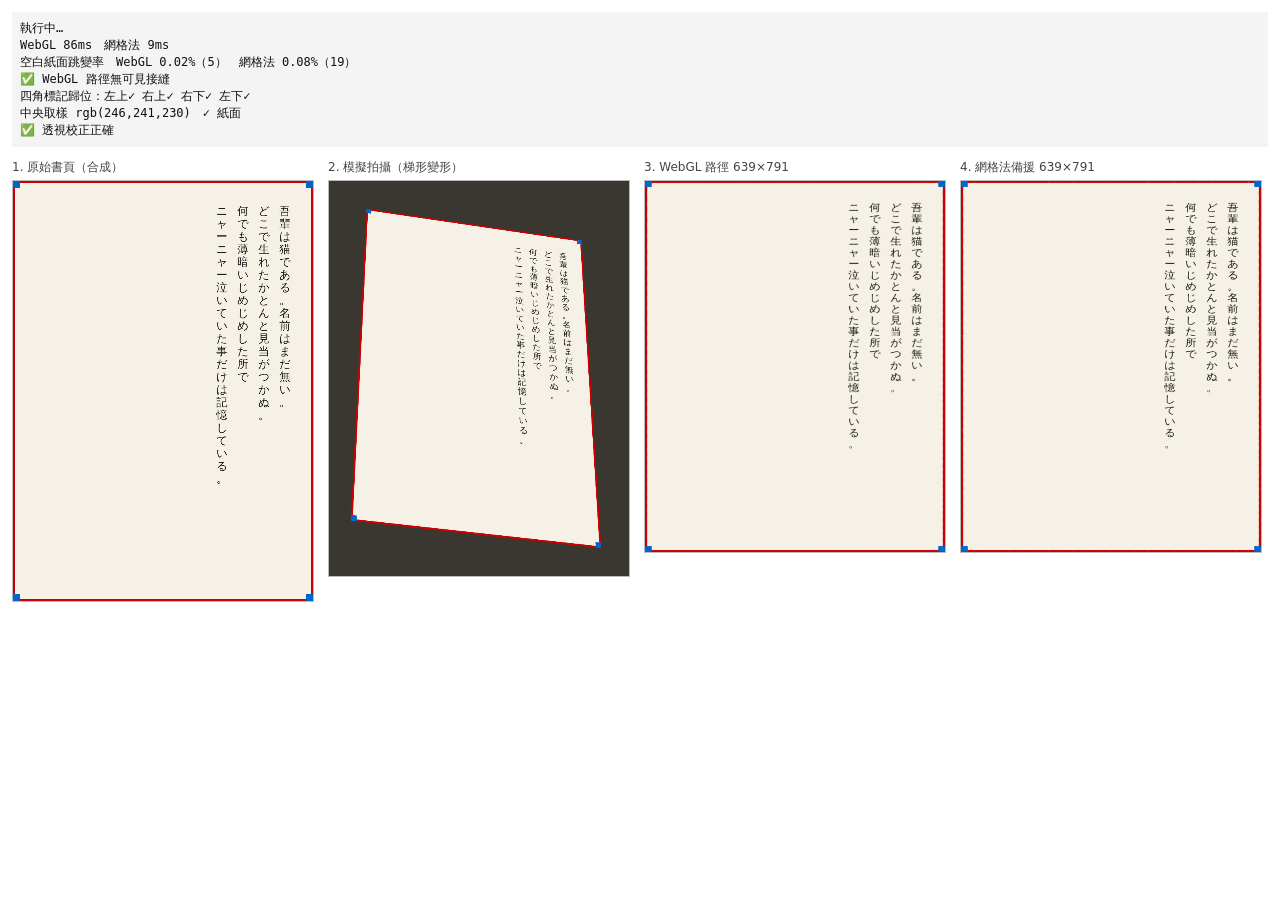
<file: _scratch/warptest.html>
<!DOCTYPE html>
<meta charset="utf-8">
<title>透視校正驗證</title>
<style>
  body { background:#fff; color:#111; font:13px system-ui; margin:12px; }
  .row { display:flex; gap:14px; flex-wrap:wrap; align-items:flex-start; }
  figure { margin:0; }
  figcaption { font-size:12px; margin-bottom:4px; color:#444; }
  canvas { border:1px solid #bbb; max-width:300px; height:auto; display:block; }
  pre { background:#f4f4f4; padding:8px; font-size:12px; }
</style>
<pre id="log">執行中…</pre>
<div class="row" id="out"></div>
<script type="module">
import { warp, homography, project } from '../src/preprocess/warp.js';

const log = (m) => { document.getElementById('log').textContent += '\n' + m; };
const show = (canvas, caption) => {
  const f = document.createElement('figure');
  const c = document.createElement('figcaption');
  c.textContent = caption;
  f.append(c, canvas);
  document.getElementById('out').append(f);
};

try {
  /* 1. 合成一張直排日文書頁 */
  const W = 800, H = 1120;
  const src = document.createElement('canvas');
  src.width = W; src.height = H;
  const g = src.getContext('2d');
  g.fillStyle = '#f6f1e6'; g.fillRect(0, 0, W, H);

  // 邊框，用來一眼看出有沒有拉正
  g.strokeStyle = '#c00'; g.lineWidth = 6;
  g.strokeRect(3, 3, W - 6, H - 6);

  g.fillStyle = '#1a1a1a';
  g.font = '30px "Noto Serif TC", "Yu Mincho", serif';
  const cols = ['吾輩は猫である。名前はまだ無い。', 'どこで生れたかとんと見当がつかぬ。',
                '何でも薄暗いじめじめした所で', 'ニャーニャー泣いていた事だけは記憶している。'];
  cols.forEach((text, ci) => {
    const x = W - 90 - ci * 56;      // 直排：由右往左
    [...text].forEach((ch, i) => g.fillText(ch, x, 90 + i * 34));
  });
  // 四角放標記，校正後應該回到四個角
  g.fillStyle = '#06c';
  for (const [x, y] of [[0,0],[W,0],[W,H],[0,H]]) g.fillRect(x-18, y-18, 36, 36);
  show(src, '1. 原始書頁（合成）');

  /* 2. 模擬手持拍攝：套一個透視變形 */
  const PW = 760, PH = 1000;
  const photo = document.createElement('canvas');
  photo.width = PW; photo.height = PH;
  const pg = photo.getContext('2d');
  pg.fillStyle = '#3a3630'; pg.fillRect(0, 0, PW, PH);

  // 書頁在照片裡的四角：右側較遠所以較窄，整體還帶點旋轉
  const shot = [[95, 70], [640, 150], [690, 930], [55, 860]];
  const Hf = homography([[0,0],[W,0],[W,H],[0,H]], shot);
  const grid = 40;
  for (let j = 0; j < grid; j++) {
    for (let i = 0; i < grid; i++) {
      const x0 = i*W/grid, y0 = j*H/grid, x1 = (i+1)*W/grid, y1 = (j+1)*H/grid;
      const a = project(Hf, x0, y0), b = project(Hf, x1, y0), c = project(Hf, x1, y1), d = project(Hf, x0, y1);
      pg.save();
      // 往形心外推，讓相鄰格子重疊，不然合成的照片本身就會布滿接縫
      const mx = (a[0]+b[0]+c[0]+d[0])/4, my = (a[1]+b[1]+c[1]+d[1])/4;
      const ex = ([px,py]) => {
        const dx = px-mx, dy = py-my, L = Math.hypot(dx,dy)||1;
        return [px + dx/L*0.7, py + dy/L*0.7];
      };
      const [ea,eb,ec,ed] = [a,b,c,d].map(ex);
      pg.beginPath();
      pg.moveTo(...ea); pg.lineTo(...eb); pg.lineTo(...ec); pg.lineTo(...ed); pg.closePath();
      pg.clip();
      const det = (x1-x0)*(y1-y0);
      const A = (b[0]-a[0])/(x1-x0), Bv = (d[0]-a[0])/(y1-y0);
      const C = (b[1]-a[1])/(x1-x0), D = (d[1]-a[1])/(y1-y0);
      pg.setTransform(A, C, Bv, D, a[0]-A*x0-Bv*y0, a[1]-C*x0-D*y0);
      pg.drawImage(src, 0, 0);
      pg.restore();
    }
  }
  show(photo, '2. 模擬拍攝（梯形變形）');

  /* 3. 兩種路徑各拉正一次來比較接縫 */
  const t0 = performance.now();
  const fixed = warp(photo, shot);
  const msGL = performance.now() - t0;

  const t1 = performance.now();
  const mesh = warp(photo, shot, { forceMesh: true });
  const msMesh = performance.now() - t1;

  show(fixed, `3. WebGL 路徑 ${fixed.width}×${fixed.height}`);
  show(mesh, `4. 網格法備援 ${mesh.width}×${mesh.height}`);
  log(`WebGL ${Math.round(msGL)}ms　網格法 ${Math.round(msMesh)}ms`);

  /* 接縫量測：在一段空白紙面上數相鄰像素的跳變次數。
     接縫會沿著三角形邊界產生規律的暗線，反映成大量小跳變。 */
  function seamScore(canvas) {
    const c = canvas.getContext('2d', { willReadFrequently: true });
    const y0 = Math.round(canvas.height * 0.72);   // 這一帶是空白紙面
    let spikes = 0, n = 0;
    for (let y = y0; y < y0 + 40; y++) {
      const row = c.getImageData(30, y, canvas.width - 60, 1).data;
      for (let x = 4; x < (canvas.width - 60); x++) {
        const a = row[x * 4], b = row[(x - 1) * 4];
        if (Math.abs(a - b) >= 3) spikes++;
        n++;
      }
    }
    return { pct: (spikes / n * 100).toFixed(2), spikes };
  }
  const sGL = seamScore(fixed), sMesh = seamScore(mesh);
  log(`空白紙面跳變率　WebGL ${sGL.pct}%（${sGL.spikes}）　網格法 ${sMesh.pct}%（${sMesh.spikes}）`);
  log(Number(sGL.pct) < 0.5 ? '✅ WebGL 路徑無可見接縫' : '⚠️ WebGL 路徑仍有跳變');

  /* 4. 量化檢查：四角的藍色標記應該回到角落 */
  const fg = fixed.getContext('2d', { willReadFrequently: true });
  const probe = (x, y) => {
    const d = fg.getImageData(Math.max(0,Math.min(fixed.width-1,x)), Math.max(0,Math.min(fixed.height-1,y)), 1, 1).data;
    return [d[0], d[1], d[2]];
  };
  const isBlue = ([r,gg,b]) => b > 120 && b > r + 40 && b > gg + 20;
  const corners = [[8,8], [fixed.width-8,8], [fixed.width-8,fixed.height-8], [8,fixed.height-8]];
  const hits = corners.map(([x,y]) => isBlue(probe(x,y)));
  log('四角標記歸位：' + hits.map((h,i)=>`${['左上','右上','右下','左下'][i]}${h?'✓':'✗'}`).join(' '));

  // 中央應該是紙色而不是照片底色
  const mid = probe(fixed.width>>1, fixed.height>>1);
  log(`中央取樣 rgb(${mid.join(',')})　${mid[0]>200 && mid[1]>190 ? '✓ 紙面' : '✗ 不是紙面'}`);

  log(hits.every(Boolean) ? '✅ 透視校正正確' : '❌ 校正後四角未歸位');
} catch (e) {
  log('❌ ' + e.stack);
}
document.title = 'done';
</script>
</file>
<file: css/app.css>
/* BOOK_TRANSLATE — app shell
   行動優先。所有色彩集中在 :root，改主題只改這裡。 */

:root {
  --bg:        #16130f;
  --bg-raised: #211d17;
  --bg-sunken: #0f0d0a;
  --line:      #3a332a;
  --line-soft: #2a251e;
  --ink:       #efe7d9;
  --ink-dim:   #a49883;
  --ink-faint: #6f6555;
  --accent:    #d9a441;
  --accent-ink:#241a08;
  --danger:    #d96a5a;
  --ok:        #7fb069;
  --warn:      #e0b23c;

  --pad: 16px;
  --radius: 12px;
  --tap: 44px;

  --safe-t: env(safe-area-inset-top, 0px);
  --safe-b: env(safe-area-inset-bottom, 0px);
  --safe-l: env(safe-area-inset-left, 0px);
  --safe-r: env(safe-area-inset-right, 0px);

  --font-ui: -apple-system, BlinkMacSystemFont, "Segoe UI",
             "Noto Sans TC", "PingFang TC", "Microsoft JhengHei", sans-serif;
}

@media (prefers-color-scheme: light) {
  :root {
    --bg:        #faf6ee;
    --bg-raised: #ffffff;
    --bg-sunken: #efe8dc;
    --line:      #d8cdb9;
    --line-soft: #e7ded0;
    --ink:       #241f18;
    --ink-dim:   #6b6152;
    --ink-faint: #9c917e;
    --accent:    #a3742a;
    --accent-ink:#fffaf0;
  }
}

* { box-sizing: border-box; -webkit-tap-highlight-color: transparent; }

/* [hidden] 的預設 display:none 來自 UA 樣式表，特異性很低，
   任何自訂的 display（例如 .btn 的 inline-flex）都會蓋過它。
   這一條把它救回來，否則 hidden 在有樣式的元素上等於沒作用。 */
[hidden] { display: none !important; }

html, body {
  margin: 0;
  height: 100%;
  overscroll-behavior-y: none;
}

body {
  background: var(--bg);
  color: var(--ink);
  font-family: var(--font-ui);
  font-size: 16px;
  line-height: 1.6;
  -webkit-font-smoothing: antialiased;
}

#app {
  display: flex;
  flex-direction: column;
  min-height: 100%;
}

/* ---------- topbar ---------- */

#topbar {
  position: sticky;
  top: 0;
  z-index: 20;
  display: grid;
  grid-template-columns: var(--tap) 1fr var(--tap);
  align-items: center;
  gap: 4px;
  padding: calc(var(--safe-t) + 6px) calc(var(--safe-r) + 8px) 6px calc(var(--safe-l) + 8px);
  background: color-mix(in srgb, var(--bg) 88%, transparent);
  backdrop-filter: saturate(1.6) blur(12px);
  border-bottom: 1px solid var(--line-soft);
}

#topTitle {
  margin: 0;
  font-size: 17px;
  font-weight: 600;
  text-align: center;
  white-space: nowrap;
  overflow: hidden;
  text-overflow: ellipsis;
}

.icon {
  display: block;
  flex: none;
  /* 線條粗細不隨按鈕縮放跑掉 */
  vector-effect: non-scaling-stroke;
}

.icon-btn {
  display: grid;
  place-items: center;
  width: var(--tap);
  height: var(--tap);
  border: 0;
  background: transparent;
  color: var(--ink-dim);
  line-height: 1;
  border-radius: var(--radius);
  cursor: pointer;
}
.icon-btn:active { background: var(--bg-raised); }
/* 返回鍵藏起來時仍要佔位，不然標題會左右跳動 */
#navBack[hidden] { display: grid !important; visibility: hidden; }

/* ---------- view ---------- */

#view { flex: 1; }

.view { animation: fade .18s ease-out; }
@keyframes fade { from { opacity: 0; transform: translateY(4px); } }

.pad {
  padding: var(--pad);
  padding-left: calc(var(--pad) + var(--safe-l));
  padding-right: calc(var(--pad) + var(--safe-r));
  padding-bottom: calc(var(--pad) + var(--safe-b) + 24px);
}

h2 { font-size: 20px; margin: 4px 0 12px; }
h3 { font-size: 16px; margin: 20px 0 8px; color: var(--ink-dim); }

hr {
  border: 0;
  border-top: 1px solid var(--line-soft);
  margin: 24px 0;
}

.row-between {
  display: flex;
  align-items: center;
  justify-content: space-between;
  gap: 12px;
  margin-bottom: 12px;
}

.row-gap { display: flex; gap: 10px; flex-wrap: wrap; margin-top: 8px; }

.hint {
  font-size: 13px;
  line-height: 1.55;
  color: var(--ink-faint);
  margin: 6px 0 0;
}
.hint strong { color: var(--ink-dim); }

.storage-note {
  margin-top: 24px;
  padding-top: 14px;
  border-top: 1px solid var(--line-soft);
}
.storage-note .link { margin-left: 6px; font-size: 13px; }

/* ---------- buttons ---------- */

.btn {
  display: inline-flex;
  align-items: center;
  justify-content: center;
  gap: 7px;
  min-height: var(--tap);
  padding: 0 16px;
  border: 1px solid var(--line);
  border-radius: var(--radius);
  background: var(--bg-raised);
  color: var(--ink);
  font: inherit;
  font-size: 15px;
  font-weight: 500;
  cursor: pointer;
}
.btn:active { transform: translateY(1px); }
.btn:disabled { opacity: .45; cursor: default; transform: none; }

.btn-primary {
  background: var(--accent);
  border-color: var(--accent);
  color: var(--accent-ink);
  font-weight: 600;
}

.btn-danger { color: var(--danger); border-color: color-mix(in srgb, var(--danger) 45%, var(--line)); }

.link {
  border: 0;
  background: none;
  color: var(--accent);
  font: inherit;
  text-decoration: underline;
  cursor: pointer;
  padding: 0;
}

/* ---------- fields ---------- */

.field { margin: 18px 0; }

.field > label {
  display: block;
  font-size: 14px;
  font-weight: 600;
  margin-bottom: 6px;
}

.label-note { font-weight: 400; color: var(--ink-faint); }

.field[hidden] { display: none; }

.input-wrap { position: relative; display: flex; }

input[type=text], input[type=password], select, textarea {
  width: 100%;
  min-height: var(--tap);
  padding: 10px 12px;
  border: 1px solid var(--line);
  border-radius: var(--radius);
  background: var(--bg-sunken);
  color: var(--ink);
  font: inherit;
  font-size: 16px; /* < 16px 會讓 iOS Safari 自動放大 */
}
input:focus, select:focus, textarea:focus {
  outline: 2px solid var(--accent);
  outline-offset: -1px;
}

.input-wrap input { padding-right: 48px; }

.reveal {
  position: absolute;
  right: 0; top: 0;
  display: grid;
  place-items: center;
  width: 44px; height: 100%;
  border: 0;
  background: none;
  color: var(--ink-faint);
  cursor: pointer;
}

/* ---------- banners ---------- */

.banner {
  padding: 12px 14px;
  border-radius: var(--radius);
  border: 1px solid var(--line);
  background: var(--bg-raised);
  font-size: 14px;
  line-height: 1.55;
  margin-bottom: 16px;
}
.banner-warn {
  border-color: color-mix(in srgb, var(--warn) 50%, var(--line));
  background: color-mix(in srgb, var(--warn) 10%, var(--bg-raised));
}
.banner-info { color: var(--ink-dim); }

/* ---------- lists ---------- */

.card-list { list-style: none; margin: 0; padding: 0; display: grid; gap: 10px; }

.card-list > li {
  display: flex;
  align-items: center;
  gap: 12px;
  padding: 14px;
  border: 1px solid var(--line-soft);
  border-radius: var(--radius);
  background: var(--bg-raised);
}
.card-list.compact > li { padding: 10px 12px; font-size: 14px; }

.card-main { flex: 1; min-width: 0; }
.card-title { font-weight: 600; white-space: nowrap; overflow: hidden; text-overflow: ellipsis; }
.card-sub { font-size: 13px; color: var(--ink-faint); }

.pill {
  flex: none;
  font-size: 12px;
  padding: 3px 9px;
  border-radius: 999px;
  background: var(--bg-sunken);
  color: var(--ink-dim);
}
.pill.ok   { color: var(--ok);     background: color-mix(in srgb, var(--ok) 15%, transparent); }
.pill.bad  { color: var(--danger); background: color-mix(in srgb, var(--danger) 15%, transparent); }
.pill.busy { color: var(--warn);   background: color-mix(in srgb, var(--warn) 15%, transparent); }

/* ---------- 頁面格線 ---------- */

.page-grid {
  display: grid;
  grid-template-columns: repeat(auto-fill, minmax(112px, 1fr));
  gap: 10px;
  margin-top: 16px;
}

.page-cell {
  position: relative;
  aspect-ratio: 3 / 4;
  padding: 0;
  border: 1px solid var(--line-soft);
  border-radius: 10px;
  background: var(--bg-sunken);
  overflow: hidden;
  cursor: pointer;
}
.page-cell:active { transform: scale(.98); }

.page-cell img {
  width: 100%;
  height: 100%;
  object-fit: cover;
  display: block;
}

/* EPUB 那條路沒有掃描影像 */
.page-textonly {
  width: 100%;
  height: 100%;
  display: grid;
  place-items: center;
  background: repeating-linear-gradient(
    180deg, transparent 0 9px,
    color-mix(in srgb, var(--line) 55%, transparent) 9px 10px);
  color: var(--ink-faint);
  font-size: 12px;
}

.page-num {
  position: absolute;
  top: 6px; left: 6px;
  min-width: 22px;
  padding: 1px 6px;
  border-radius: 999px;
  background: rgb(0 0 0 / .68);
  color: #fff;
  font-size: 12px;
  font-variant-numeric: tabular-nums;
}

.page-cell .pill {
  position: absolute;
  left: 6px; bottom: 6px;
  background: rgb(0 0 0 / .68);
  font-size: 11px;
}

.page-marks {
  position: absolute;
  top: 6px; right: 6px;
  display: flex;
  gap: 4px;
}
.page-mark {
  display: grid;
  place-items: center;
  width: 21px; height: 21px;
  border-radius: 6px;
  background: rgb(0 0 0 / .68);
  color: var(--accent);
}

/* ---------- 單頁檢視 ---------- */

.page-view {
  display: flex;
  flex-direction: column;
  min-height: calc(100dvh - 56px);
}

.page-stage {
  flex: 1;
  display: flex;
  flex-direction: column;
  align-items: center;
  justify-content: center;
  gap: 10px;
  padding: 12px;
  min-height: 0;
}

.page-full {
  max-width: 100%;
  max-height: calc(100dvh - 240px);
  object-fit: contain;
  border-radius: 8px;
  border: 1px solid var(--line-soft);
  background: var(--bg-sunken);
}

.page-info { text-align: center; margin: 0; }

.page-bar {
  position: sticky;
  bottom: 0;
  display: grid;
  grid-template-columns: 1fr 1.2fr 1fr;
  gap: 8px;
  padding: 10px calc(12px + var(--safe-r)) calc(10px + var(--safe-b)) calc(12px + var(--safe-l));
  background: color-mix(in srgb, var(--bg) 92%, transparent);
  backdrop-filter: blur(12px);
  border-top: 1px solid var(--line-soft);
}
.page-bar .btn { padding: 0 8px; font-size: 14px; }

.page-bar-secondary {
  grid-column: 1 / -1;
  display: flex;
  gap: 8px;
}
.page-bar-secondary .btn { flex: 1; }

/* ---------- 篩選晶片 ---------- */

.filter-bar {
  display: flex;
  gap: 6px;
  overflow-x: auto;
  padding: 2px 0 6px;
  margin-top: 10px;
  scrollbar-width: none;
}
.filter-bar::-webkit-scrollbar { display: none; }

.chip {
  flex: none;
  padding: 5px 12px;
  border: 1px solid var(--line);
  border-radius: 999px;
  background: transparent;
  color: var(--ink-dim);
  font: inherit;
  font-size: 13px;
  white-space: nowrap;
  cursor: pointer;
}
.chip.on {
  background: var(--accent);
  border-color: var(--accent);
  color: var(--accent-ink);
  font-weight: 600;
}

.project-stats { margin-top: 12px; }

/* ---------- 詞彙表 ---------- */

.gloss-pair { display: flex; align-items: baseline; gap: 8px; flex-wrap: wrap; }
.gloss-ja { color: var(--ink-dim); font-weight: 400; }
.gloss-arrow { color: var(--ink-faint); font-size: 12px; }

/* ---------- 整本檢視 ---------- */

.review { margin-top: 14px; display: grid; gap: 16px; }

.review-page {
  border: 1px solid var(--line-soft);
  border-radius: var(--radius);
  overflow: hidden;
  background: var(--bg-raised);
}

.review-head {
  display: flex;
  align-items: center;
  justify-content: space-between;
  width: 100%;
  padding: 9px 12px;
  border: 0;
  border-bottom: 1px solid var(--line-soft);
  background: var(--bg-sunken);
  color: var(--ink-dim);
  font: inherit;
  font-size: 13px;
  font-weight: 600;
  cursor: pointer;
}
.review-jump {
  display: inline-flex;
  align-items: center;
  gap: 3px;
  font-weight: 400;
  color: var(--accent);
}
.icon.flip { transform: rotate(180deg); }

.review-row {
  display: grid;
  grid-template-columns: auto 1fr;
  gap: 4px 10px;
  padding: 10px 12px;
  border-bottom: 1px solid var(--line-soft);
  font-size: 13px;
}
.review-row:last-child { border-bottom: 0; }
.review-row .pill { font-size: 11px; align-self: start; }

.review-texts { display: grid; gap: 5px; min-width: 0; }

.review-src {
  margin: 0;
  color: var(--ink-faint);
  line-height: 1.55;
  word-break: break-all;
}
.review-dst {
  margin: 0;
  padding-left: 9px;
  border-left: 2px solid color-mix(in srgb, var(--accent) 55%, transparent);
  color: var(--ink);
  line-height: 1.6;
  word-break: break-all;
}

mark {
  background: color-mix(in srgb, var(--accent) 40%, transparent);
  color: inherit;
  border-radius: 2px;
}

/* ---------- 辨識結果清單 ---------- */

.block-list {
  list-style: none;
  counter-reset: blk;
  margin: 4px 0 0;
  padding: 0;
  width: 100%;
  max-width: 640px;
  display: grid;
  gap: 6px;
}

.block-item {
  counter-increment: blk;
  display: grid;
  grid-template-columns: auto 1fr;
  gap: 4px 10px;
  padding: 10px 12px;
  border: 1px solid var(--line-soft);
  border-radius: 8px;
  background: var(--bg-raised);
  font-size: 13px;
}
.block-item::before {
  content: counter(blk);
  min-width: 20px;
  color: var(--ink-faint);
  font-variant-numeric: tabular-nums;
  text-align: right;
  line-height: 1.9;
}

.block-tags { display: flex; gap: 5px; flex-wrap: wrap; }
.block-item .pill { font-size: 11px; padding: 1px 7px; }
.block-item .pill.vert { color: #6fb0ff; background: rgb(80 160 255 / .14); }

.block-body { grid-column: 2; display: grid; gap: 5px; }

.block-src {
  margin: 0;
  color: var(--ink-faint);
  word-break: break-all;
  line-height: 1.55;
}

.block-dst {
  margin: 0;
  padding-left: 9px;
  border-left: 2px solid color-mix(in srgb, var(--accent) 55%, transparent);
  color: var(--ink);
  word-break: break-all;
  line-height: 1.6;
}

.block-fixed {
  margin: 0;
  padding-left: 9px;
  border-left: 2px solid color-mix(in srgb, var(--warn) 60%, transparent);
  font-size: 12px;
  line-height: 1.55;
  color: var(--warn);
  word-break: break-all;
}

.block-note { margin: 0; font-size: 12px; color: var(--ink-faint); }
.block-note.bad { color: var(--danger); }

.block-actions {
  display: flex;
  flex-wrap: wrap;
  gap: 4px 14px;
  margin-top: 2px;
}
.block-actions .link { font-size: 12px; }

/* ---------- 四角校正 ---------- */

.cropper {
  position: relative;
  width: 100%;
  height: min(62dvh, 620px);
  border-radius: 10px;
  overflow: hidden;
  background: var(--bg-sunken);
  touch-action: none;          /* 不讓瀏覽器把拖曳吃掉去做捲動或縮放 */
  user-select: none;
}

.cropper-canvas { display: block; width: 100%; height: 100%; }

/* ---------- 圖片框編輯 ---------- */

.boxeditor {
  position: relative;
  width: 100%;
  height: min(62dvh, 620px);
  border-radius: 10px;
  overflow: hidden;
  background: var(--bg-sunken);
  touch-action: none;
  user-select: none;
}
.boxeditor-canvas { display: block; width: 100%; height: 100%; }

/* ---------- 原頁與重排並排比對 ---------- */

.compare {
  display: grid;
  grid-template-columns: 1fr 1fr;
  gap: 10px;
  width: 100%;
}

.compare-cell { margin: 0; display: grid; gap: 5px; }

.compare-cell figcaption {
  font-size: 12px;
  color: var(--ink-faint);
  text-align: center;
}

.compare-cell img,
.compare-cell canvas {
  width: 100%;
  height: auto;
  display: block;
  border: 1px solid var(--line-soft);
  border-radius: 6px;
  background: #fff;
}

/* ---------- dialog ---------- */

.dlg {
  width: min(420px, calc(100vw - 32px));
  padding: 0;
  border: 1px solid var(--line);
  border-radius: 16px;
  background: var(--bg-raised);
  color: var(--ink);
  box-shadow: 0 20px 60px rgb(0 0 0 / .5);
}
.dlg::backdrop { background: rgb(0 0 0 / .55); backdrop-filter: blur(2px); }

.dlg form { padding: 20px; margin: 0; }

.dlg-title { margin: 0 0 12px; font-size: 17px; color: var(--ink); }

.dlg-detail {
  margin: 0 0 4px;
  font-size: 14px;
  line-height: 1.6;
  color: var(--ink-dim);
  white-space: pre-line;
}

/* 重跑對話框要顯示 OCR 原文與現有譯文，換行結構是判讀的依據，不能被摺掉 */
.dlg .hint { white-space: pre-line; max-height: 40dvh; overflow-y: auto; }

.dlg textarea {
  width: 100%;
  resize: vertical;
  line-height: 1.6;
  font-family: inherit;
}

.check-row {
  display: flex;
  align-items: flex-start;
  gap: 10px;
  font-size: 14px;
  line-height: 1.5;
  cursor: pointer;
}
.check-row input { width: 20px; height: 20px; margin: 1px 0 0; flex: none; accent-color: var(--accent); }

.dlg-actions {
  display: flex;
  justify-content: flex-end;
  gap: 10px;
  margin-top: 18px;
}
.dlg-actions .btn { flex: 1; }

/* ---------- toasts ---------- */

#toasts {
  position: fixed;
  left: 0; right: 0;
  bottom: calc(var(--safe-b) + 16px);
  z-index: 60;
  display: grid;
  gap: 8px;
  justify-items: center;
  pointer-events: none;
  padding: 0 16px;
}

.toast {
  max-width: 520px;
  padding: 11px 16px;
  border-radius: 999px;
  background: var(--bg-raised);
  border: 1px solid var(--line);
  color: var(--ink);
  font-size: 14px;
  box-shadow: 0 8px 28px rgb(0 0 0 / .35);
  animation: rise .2s ease-out;
}
.toast.bad { border-color: color-mix(in srgb, var(--danger) 55%, var(--line)); }
.toast.ok  { border-color: color-mix(in srgb, var(--ok) 55%, var(--line)); }

@keyframes rise { from { opacity: 0; transform: translateY(10px); } }

@media (prefers-reduced-motion: reduce) {
  *, *::before, *::after { animation-duration: .01ms !important; transition-duration: .01ms !important; }
}

.searchable-preview-image { display: block; max-width: 100%; max-height: 24rem; margin-block: 0.75rem; }

/* PDF 工具：置中的單欄流程，進階辨識設定預設收合。 */
.tool-tabs {
  display: grid;
  grid-template-columns: 1fr 1fr;
  gap: 4px;
  margin: 18px auto 0;
  width: min(calc(100% - 32px), 32rem);
  padding: 4px;
  background: var(--bg-sunken);
  border: 1px solid var(--line-soft);
  border-radius: 14px;
}
.tool-tab {
  display: grid;
  min-height: var(--tap);
  place-items: center;
  padding: 6px 8px;
  text-align: center;
  color: var(--ink-dim);
  border-radius: 10px;
  text-decoration: none;
  font-size: .91rem;
  font-weight: 650;
}
.tool-tab[aria-current="page"] {
  background: var(--bg-raised);
  color: var(--ink);
  box-shadow: 0 1px 4px #0002;
}
.tool-view { max-width: 34rem; width: 100%; margin-inline: auto; }
.tool-hero { text-align: center; margin: 22px 0; }
.tool-hero h2 { font-size: clamp(1.65rem, 5vw, 2.25rem); letter-spacing: -.04em; }
.tool-form { display: grid; gap: 12px; }
.tool-picker {
  display: grid;
  gap: 12px;
  place-items: center;
  padding: 22px 16px;
  min-height: 104px;
  background: var(--bg-raised);
  border: 1px dashed var(--line);
  border-radius: 16px;
}
.tool-picker label { font-weight: 700; }
.tool-picker input { max-width: 100%; min-width: 0; }
.tool-select, .tool-options {
  padding: 10px 14px;
  background: var(--bg-raised);
  border: 1px solid var(--line);
  border-radius: 12px;
}
.tool-select { display: flex; justify-content: space-between; align-items: center; gap: 10px; }
.tool-select select { width: auto; min-width: 9rem; }
.tool-options summary { cursor: pointer; }
.tool-options label { display: block; margin-top: 10px; }
.tool-primary { width: 100%; justify-content: center; }
.tool-library { margin-top: 36px; }
</file>
